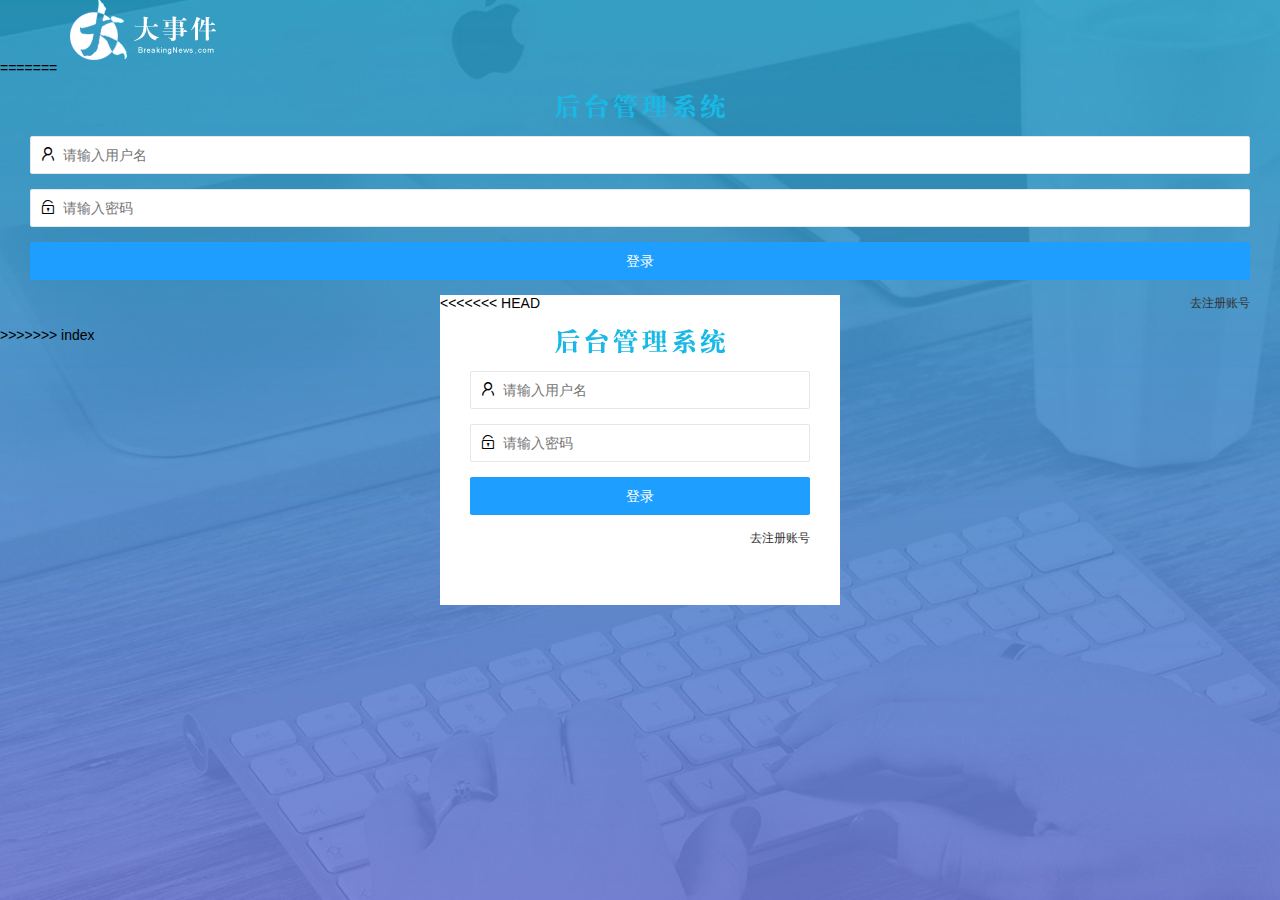
<file: login.html>
<!DOCTYPE html>
<html lang="en">

<head>
    <meta charset="UTF-8">
    <meta name="viewport" content="width=device-width, initial-scale=1.0">
    <meta http-equiv="X-UA-Compatible" content="ie=edge">
    <title>大事件-登录与注册</title>
    <link rel="stylesheet" href="./assets/lib/layui/css/layui.css">
    <link rel="stylesheet" href="./assets/css/login.css" />
</head>

<body>
    <div class="layui-main">
        <img src="./assets/images/logo.png" alt="">
    </div>
    <div class="loginAndRegBox">
<<<<<<< HEAD
            <div class="title-box"></div>
            <div class="login-box">
                <form class="layui-form" id="form_login">
                    <div class="layui-form-item">
                            <i class="layui-icon layui-icon-username"></i>   
                        <input type="text" name="username" required lay-verify="required" placeholder="请输入用户名" autocomplete="off"
                            class="layui-input">
                    </div>
                    <div class="layui-form-item">
                            <i class="layui-icon layui-icon-password"></i>   
                        <input type="password" name="password" required lay-verify="required|pwd" placeholder="请输入密码"
                            autocomplete="off" class="layui-input">
                    </div>
                    <div class="layui-form-item">
                        <button class="layui-btn layui-btn-fluid layui-btn-normal" lay-submit>登录</button>
                    </div>
                    <div class="layui-form-item link">
                        <a href="javascript:;" id="link_reg">去注册账号</a>
                    </div>
                </form>
            </div>
            <div class="reg-box">
                    <form class="layui-form" id="form_reg">
                            <div class="layui-form-item">
                                    <i class="layui-icon layui-icon-username"></i>   
                                <input type="text" name="username" required lay-verify="required" placeholder="请输入用户名" autocomplete="off"
                                    class="layui-input">
                            </div>
                            <div class="layui-form-item">
                                    <i class="layui-icon layui-icon-password"></i>   
                                <input type="password" name="password" required lay-verify="required|pwd" placeholder="请输入密码"
                                    autocomplete="off" class="layui-input">
                            </div>
                            <div class="layui-form-item">
                                    <i class="layui-icon layui-icon-password"></i>   
                                <input type="password" name="password" required lay-verify="required|pwd|repwd" placeholder="请再次输入密码"
                                    autocomplete="off" class="layui-input">
                            </div>
                            <div class="layui-form-item">
                                <button class="layui-btn layui-btn-fluid layui-btn-normal" lay-submit>注册</button>
                            </div>
                            <div class="layui-form-item link">
                                    <a href="JavaScript:;" id="link_login">去登录</a>
                            </div>
                        </form>
            </div>
    </div>
    <script src="./assets/lib/layui/layui.all.js"></script>
    <script src="./assets/lib/jquery.js"></script>
    <script src="./assets/js/baseAPI.js"></script>
=======
        <div class="title-box"></div>
        <div class="login-box">
            <form class="layui-form" id="form_login">
                <div class="layui-form-item">
                    <i class="layui-icon layui-icon-username"></i>
                    <input type="text" name="username" required lay-verify="required" placeholder="请输入用户名" autocomplete="off"
                        class="layui-input">
                </div>
                <div class="layui-form-item">
                    <i class="layui-icon layui-icon-password"></i>
                    <input type="password" name="password" required lay-verify="required|pwd" placeholder="请输入密码"
                        autocomplete="off" class="layui-input">
                </div>
                <div class="layui-form-item">
                    <button class="layui-btn layui-btn-fluid layui-btn-normal" lay-submit>登录</button>
                </div>
                <div class="layui-form-item link">
                    <a href="javascript:;" id="link_reg">去注册账号</a>
                </div>
            </form>
        </div>
        <div class="reg-box">
            <form class="layui-form" id="form_reg">
                <div class="layui-form-item">
                    <i class="layui-icon layui-icon-username"></i>
                    <input type="text" name="username" required lay-verify="required" placeholder="请输入用户名" autocomplete="off"
                        class="layui-input">
                </div>
                <div class="layui-form-item">
                    <i class="layui-icon layui-icon-password"></i>
                    <input type="password" name="password" required lay-verify="required|pwd" placeholder="请输入密码"
                        autocomplete="off" class="layui-input">
                </div>
                <div class="layui-form-item">
                    <i class="layui-icon layui-icon-password"></i>
                    <input type="password" name="password" required lay-verify="required|pwd|repwd" placeholder="请再次输入密码"
                        autocomplete="off" class="layui-input">
                </div>
                <div class="layui-form-item">
                    <button class="layui-btn layui-btn-fluid layui-btn-normal" lay-submit>注册</button>
                </div>
                <div class="layui-form-item link">
                    <a href="JavaScript:;" id="link_login">去登录</a>
                </div>
            </form>
        </div>


    </div>

    <script src="./assets/lib/layui/layui.all.js"></script>
    <script src="./assets/lib/jquery.js"></script>
    <!-- <script src="./assets/js/baseAPI.js"></script> -->
>>>>>>> index
    <script src="./assets/js/login.js"></script>
</body>

</html>
</file>
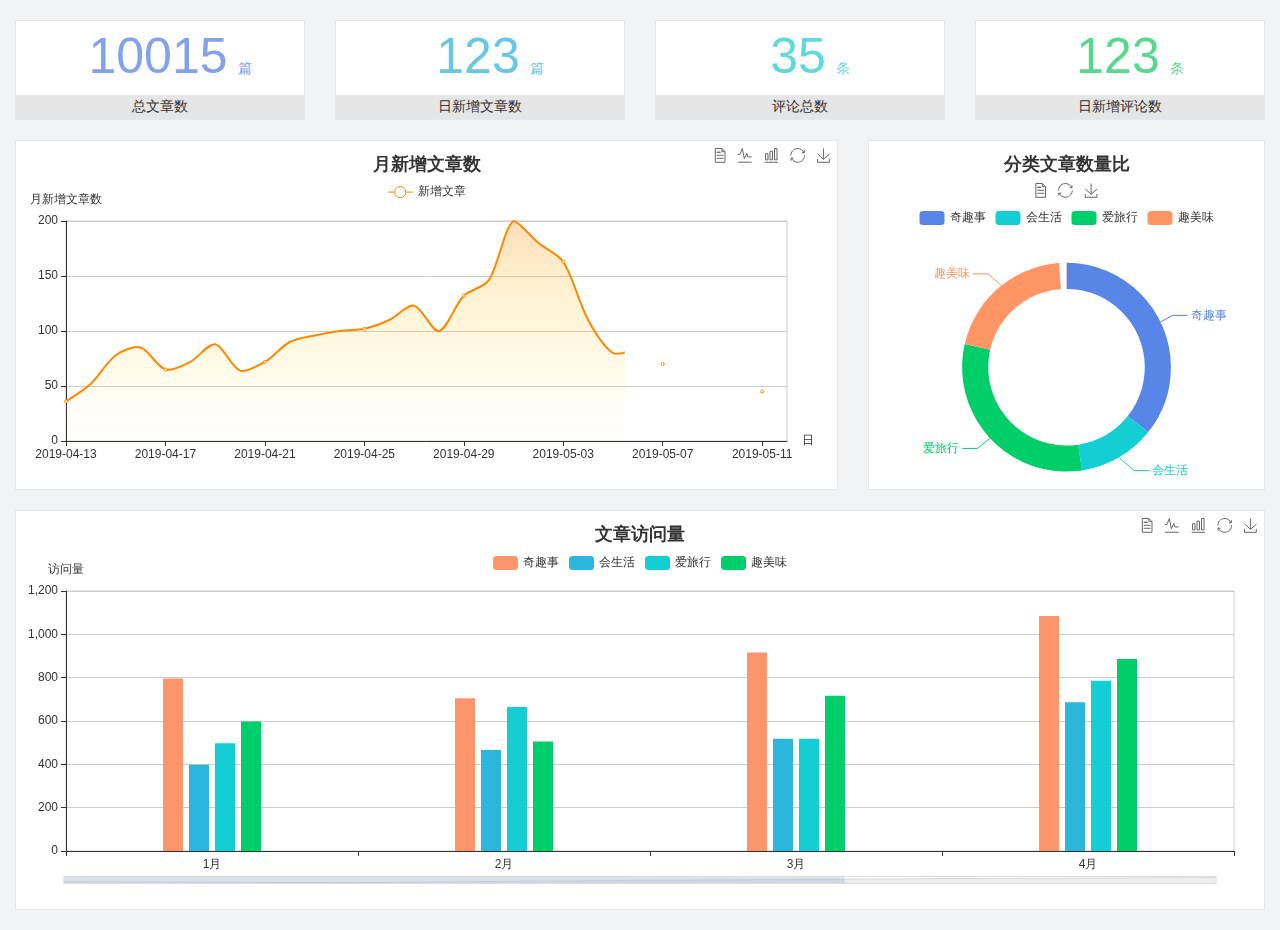
<file: home/dashboard.html>
<!DOCTYPE html>
<html lang="en">

<head>
  <meta charset="UTF-8">
  <meta name="viewport" content="width=device-width, initial-scale=1.0">
  <meta http-equiv="X-UA-Compatible" content="ie=edge">
  <title>图表统计</title>
  <link rel="stylesheet" href="../assets/lib/bootstrap.css" />
  <link rel="stylesheet" href="../assets/lib/main.css" />
  <script src="../assets/lib/jquery.js"></script>
  <script type="text/javascript" src="../assets/lib/echarts.min.js"></script>
</head>

<body>
  <div class="container-fluid">
    <div class="row spannel_list">
      <div class="col-sm-3 col-xs-6">
        <div class="spannel">
          <em>10015</em><span>篇</span>
          <b>总文章数</b>
        </div>
      </div>
      <div class="col-sm-3 col-xs-6">
        <div class="spannel scolor01">
          <em>123</em><span>篇</span>
          <b>日新增文章数</b>
        </div>
      </div>
      <div class="col-sm-3 col-xs-6">
        <div class="spannel scolor02">
          <em>35</em><span>条</span>
          <b>评论总数</b>
        </div>
      </div>
      <div class="col-sm-3 col-xs-6">
        <div class="spannel scolor03">
          <em>123</em><span>条</span>
          <b>日新增评论数</b>
        </div>
      </div>
    </div>
  </div>

  <div class="container-fluid">
    <div class="row curve-pie">
      <div class="col-lg-8 col-md-8">
        <div class="gragh_pannel" id="curve_show"></div>
      </div>
      <div class="col-lg-4 col-md-4">
        <div class="gragh_pannel" id="pie_show"></div>
      </div>
    </div>
  </div>

  <div class="container-fluid">
    <div class="column_pannel" id="column_show"></div>
  </div>

  <script>
    var oChart = echarts.init(document.getElementById('curve_show'));
    var aList_all = [
      { 'count': 36, 'date': '2019-04-13' },
      { 'count': 52, 'date': '2019-04-14' },
      { 'count': 78, 'date': '2019-04-15' },
      { 'count': 85, 'date': '2019-04-16' },
      { 'count': 65, 'date': '2019-04-17' },
      { 'count': 72, 'date': '2019-04-18' },
      { 'count': 88, 'date': '2019-04-19' },
      { 'count': 64, 'date': '2019-04-20' },
      { 'count': 72, 'date': '2019-04-21' },
      { 'count': 90, 'date': '2019-04-22' },
      { 'count': 96, 'date': '2019-04-23' },
      { 'count': 100, 'date': '2019-04-24' },
      { 'count': 102, 'date': '2019-04-25' },
      { 'count': 110, 'date': '2019-04-26' },
      { 'count': 123, 'date': '2019-04-27' },
      { 'count': 100, 'date': '2019-04-28' },
      { 'count': 132, 'date': '2019-04-29' },
      { 'count': 146, 'date': '2019-04-30' },
      { 'count': 200, 'date': '2019-05-01' },
      { 'count': 180, 'date': '2019-05-02' },
      { 'count': 163, 'date': '2019-05-03' },
      { 'count': 110, 'date': '2019-05-04' },
      { 'count': 80, 'date': '2019-05-05' },
      { 'count': 82, 'date': '2019-05-06' },
      { 'count': 70, 'date': '2019-05-07' },
      { 'count': 65, 'date': '2019-05-08' },
      { 'count': 54, 'date': '2019-05-09' },
      { 'count': 40, 'date': '2019-05-10' },
      { 'count': 45, 'date': '2019-05-11' },
      { 'count': 38, 'date': '2019-05-12' },
    ];

    let aCount = [];
    let aDate = [];

    for (var i = 0; i < aList_all.length; i++) {
      aCount.push(aList_all[i].count);
      aDate.push(aList_all[i].date);
    }

    var chartopt = {
      title: {
        text: '月新增文章数',
        left: 'center',
        top: '10'
      },
      tooltip: {
        trigger: 'axis'
      },
      legend: {
        data: ['新增文章'],
        top: '40'
      },
      toolbox: {
        show: true,
        feature: {
          mark: { show: true },
          dataView: { show: true, readOnly: false },
          magicType: { show: true, type: ['line', 'bar'] },
          restore: { show: true },
          saveAsImage: { show: true }
        }
      },
      calculable: true,
      xAxis: [
        {
          name: '日',
          type: 'category',
          boundaryGap: false,
          data: aDate
        }
      ],
      yAxis: [
        {
          name: '月新增文章数',
          type: 'value'
        }
      ],
      series: [
        {
          name: '新增文章',
          type: 'line',
          smooth: true,
          itemStyle: { normal: { areaStyle: { type: 'default' }, color: '#f80' }, lineStyle: { color: '#f80' } },
          data: aCount
        }],
      areaStyle: {
        normal: {
          color: new echarts.graphic.LinearGradient(0, 0, 0, 1, [{
            offset: 0,
            color: 'rgba(255,136,0,0.39)'
          }, {
            offset: .34,
            color: 'rgba(255,180,0,0.25)'
          }, {
            offset: 1,
            color: 'rgba(255,222,0,0.00)'
          }])

        }
      },
      grid: {
        show: true,
        x: 50,
        x2: 50,
        y: 80,
        height: 220
      }
    };

    oChart.setOption(chartopt);


    var oPie = echarts.init(document.getElementById('pie_show'));
    var oPieopt =
    {
      title: {
        top: 10,
        text: '分类文章数量比',
        x: 'center'
      },
      tooltip: {
        trigger: 'item',
        formatter: "{a} <br/>{b} : {c} ({d}%)"
      },
      color: ['#5885e8', '#13cfd5', '#00ce68', '#ff9565'],
      legend: {
        x: 'center',
        top: 65,
        data: ['奇趣事', '会生活', '爱旅行', '趣美味']
      },
      toolbox: {
        show: true,
        x: 'center',
        top: 35,
        feature: {
          mark: { show: true },
          dataView: { show: true, readOnly: false },
          magicType: {
            show: true,
            type: ['pie', 'funnel'],
            option: {
              funnel: {
                x: '25%',
                width: '50%',
                funnelAlign: 'left',
                max: 1548
              }
            }
          },
          restore: { show: true },
          saveAsImage: { show: true }
        }
      },
      calculable: true,
      series: [
        {
          name: '访问来源',
          type: 'pie',
          radius: ['45%', '60%'],
          center: ['50%', '65%'],
          data: [
            { value: 300, name: '奇趣事' },
            { value: 100, name: '会生活' },
            { value: 260, name: '爱旅行' },
            { value: 180, name: '趣美味' }
          ]
        }
      ]
    };
    oPie.setOption(oPieopt);



    var oColumn = this.echarts.init(document.getElementById('column_show'));
    var oColumnopt =
    {
      title: {
        text: '文章访问量',
        left: 'center',
        top: '10'
      },
      tooltip: {
        trigger: 'axis'
      },
      legend: {
        data: ['奇趣事', '会生活', '爱旅行', '趣美味'],
        top: '40'
      },
      toolbox: {
        show: true,
        feature: {
          mark: { show: true },
          dataView: { show: true, readOnly: false },
          magicType: { show: true, type: ['line', 'bar'] },
          restore: { show: true },
          saveAsImage: { show: true }
        }
      },
      calculable: true,
      xAxis: [
        {
          type: 'category',
          data: ['1月', '2月', '3月', '4月', '5月']
        }
      ],
      yAxis: [
        {
          name: '访问量',
          type: 'value'
        }
      ],
      series: [
        {
          name: '奇趣事',
          type: 'bar',
          barWidth: 20,
          itemStyle: {
            normal: { areaStyle: { type: 'default' }, color: '#fd956a' }
          },
          data: [800, 708, 920, 1090, 1200]
        },
        {
          name: '会生活',
          type: 'bar',
          barWidth: 20,
          itemStyle: {
            normal: { areaStyle: { type: 'default' }, color: '#2bb6db' }
          },
          data: [400, 468, 520, 690, 800]
        },
        {
          name: '爱旅行',
          type: 'bar',
          barWidth: 20,
          itemStyle: {
            normal: { areaStyle: { type: 'default' }, color: '#13cfd5' }
          },
          data: [500, 668, 520, 790, 900]
        },
        {
          name: '趣美味',
          type: 'bar',
          barWidth: 20,
          itemStyle: {
            normal: { areaStyle: { type: 'default' }, color: '#00ce68' }
          },
          data: [600, 508, 720, 890, 1000]
        }
      ],
      grid: {
        show: true,
        x: 50,
        x2: 30,
        y: 80,
        height: 260
      },
      dataZoom: [//给x轴设置滚动条
        {
          start: 0,//默认为0
          end: 100 - 1000 / 31,//默认为100
          type: 'slider',
          show: true,
          xAxisIndex: [0],
          handleSize: 0,//滑动条的 左右2个滑动条的大小
          height: 8,//组件高度
          left: 45, //左边的距离
          right: 50,//右边的距离
          bottom: 26,//右边的距离
          handleColor: '#ddd',//h滑动图标的颜色
          handleStyle: {
            borderColor: "#cacaca",
            borderWidth: "1",
            shadowBlur: 2,
            background: "#ddd",
            shadowColor: "#ddd",
          }
        }]
    };
    oColumn.setOption(oColumnopt);
  </script>
</body>

</html>
</file>
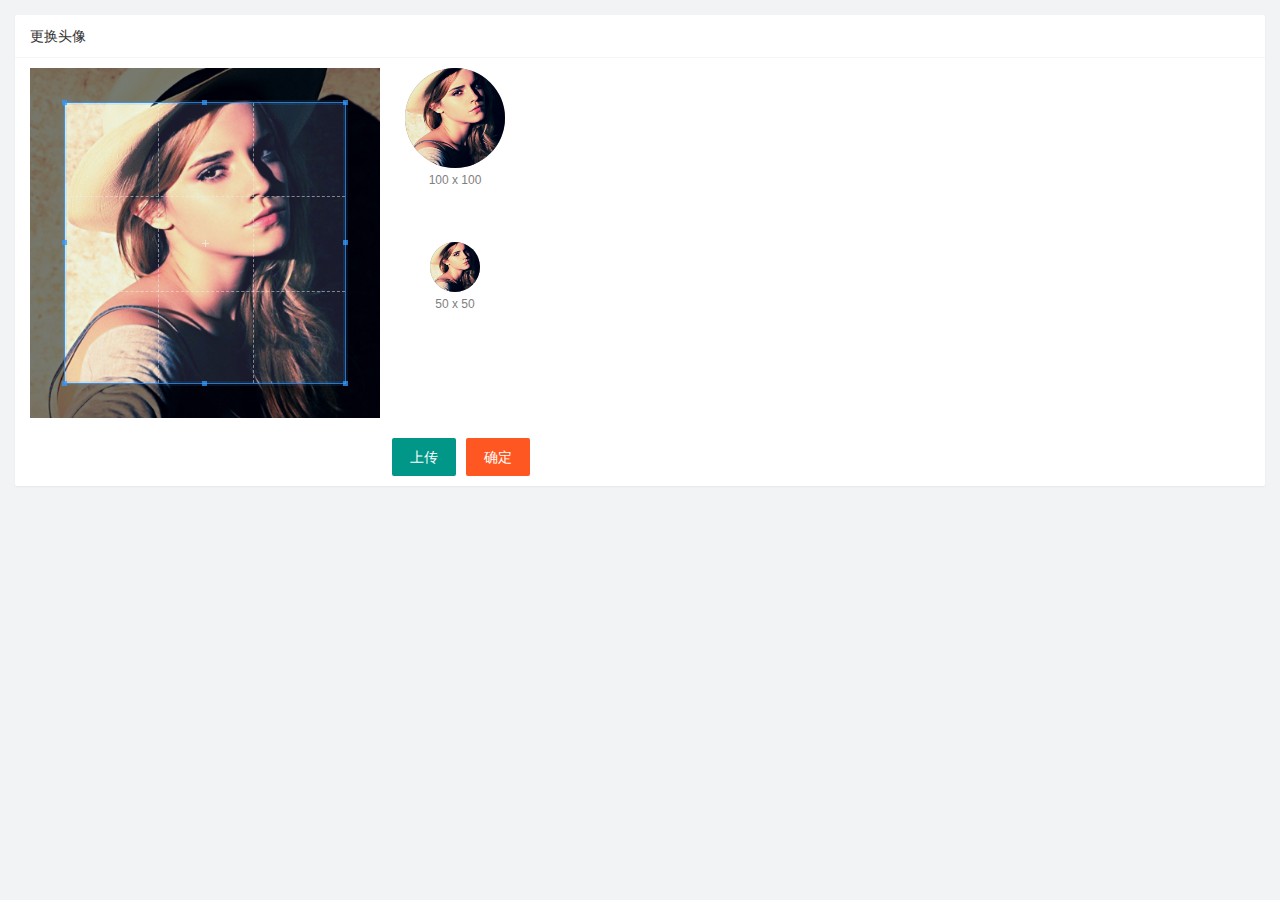
<file: user/user_avatar.html>
<!DOCTYPE html>
<html lang="en">

<head>
    <meta charset="UTF-8">
    <meta name="viewport" content="width=device-width, initial-scale=1.0">
    <meta http-equiv="X-UA-Compatible" content="ie=edge">
    <title>Document</title>
    <link rel="stylesheet" href="../assets/lib/layui/css/layui.css" />
    <link rel="stylesheet" href="../assets/lib/cropper/cropper.css" />
    <link rel="stylesheet" href="../assets/css/user/user_avatar.css" />
</head>

<body>
    <div class="layui-card">
        <div class="layui-card-header">更换头像</div>
        <div class="layui-card-body">
            <!-- 第一行的图片裁剪和预览区域 -->
            <div class="row1">
                <!-- 图片裁剪区域 -->
                <div class="cropper-box">
                    <!-- 这个 img 标签很重要，将来会把它初始化为裁剪区域 -->
                    <img id="image" src="../assets/images/sample.jpg" /></div>
                <!-- 图片的预览区域 -->
                <div class="preview-box">
                    <div>
                        <!-- 宽高为 100px 的预览区域 -->
                        <div class="img-preview w100"></div>
                        <p class="size">100 x 100</p>
                    </div>
                    <div>
                        <!-- 宽高为 50px 的预览区域 -->
                        <div class="img-preview w50">
                        </div>
                        <p class="size">50 x 50</p>
                    </div>
                </div>
            </div><!-- 第二行的按钮区域 -->
            <div class="row2">
                <input type="file" id="file" accept="image/png,image/jpg" />
                <button type="button" class="layui-btn" id="btnChooseImage">上传</button>
                <button type="button" class="layui-btn layui-btn-danger" id="btnUpload">确定</button>
            </div>

        </div>
    </div>
    <script src="../assets/lib/layui/layui.all.js"></script>
    <script src="../assets/lib/jquery.js"></script>
    <script src="../assets/lib/cropper/Cropper.js"></script>
    <script src="../assets/lib/cropper/jquery-cropper.js"></script>
    <script src="../assets/js/baseAPI.js"></script>
    <script src="../assets/js/user/user_avatar.js"></script>
</body>

</html>
</file>
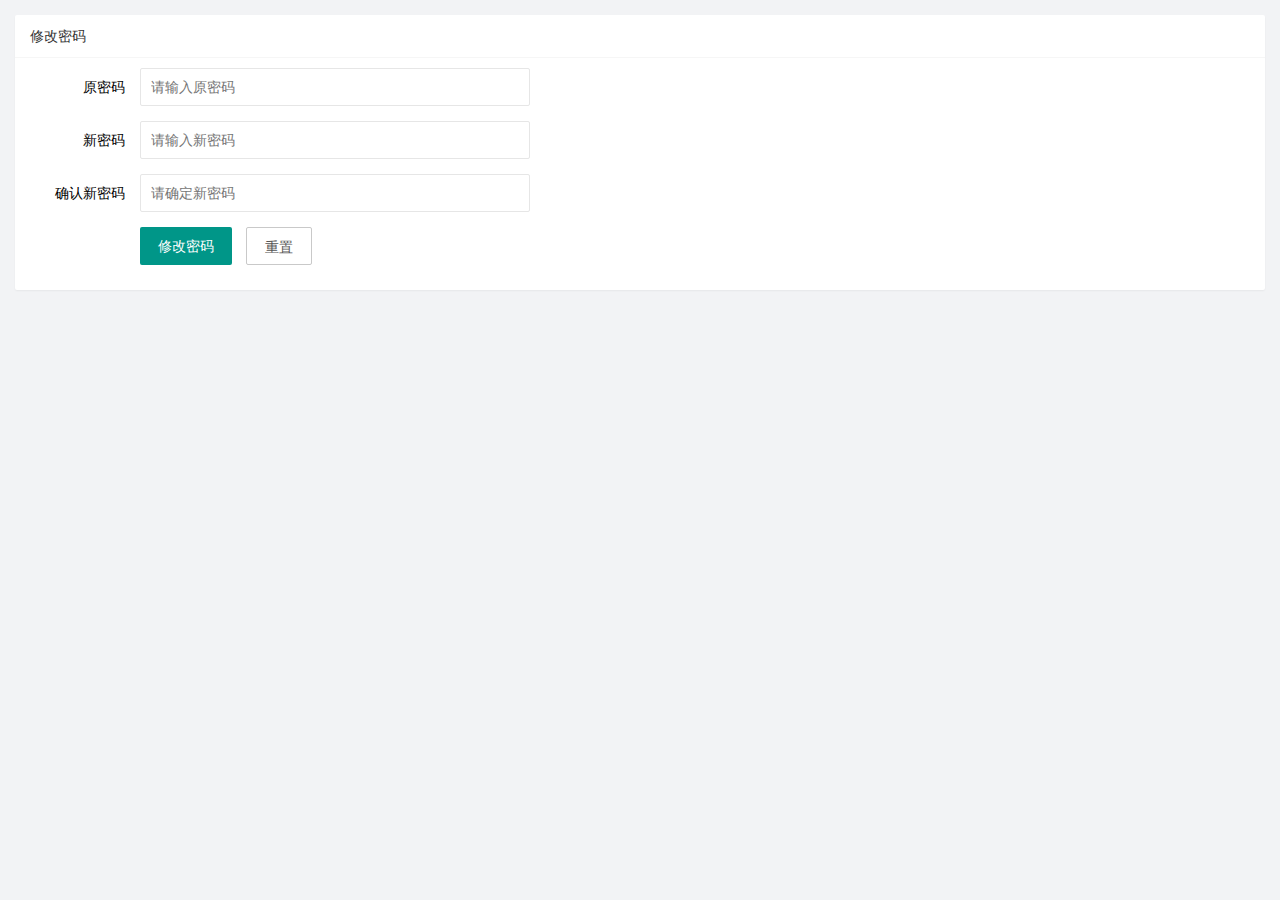
<file: user/user_pwd.html>
<!DOCTYPE html>
<html lang="en">

<head>
    <meta charset="UTF-8">
    <meta name="viewport" content="width=device-width, initial-scale=1.0">
    <meta http-equiv="X-UA-Compatible" content="ie=edge">
    <title>Document</title>
    <link rel="stylesheet" href="../assets/lib/layui/css/layui.css">
    <link rel="stylesheet" href="../assets/css/user/user_pwd.css">
</head>

<body>
    <div class="layui-card">
        <div class="layui-card-header">修改密码</div>
        <div class="layui-card-body">
            <form class="layui-form">
                <div class="layui-form-item">
                    <label class="layui-form-label">原密码</label>
                    <div class="layui-input-block">
                        <input type="password" name="oldPwd" required lay-verify="required|pwd" placeholder="请输入原密码"
                            autocomplete="off" class="layui-input">
                    </div>
                </div>
                <div class="layui-form-item">
                    <label class="layui-form-label">新密码</label>
                    <div class="layui-input-block">
                        <input type="password" name="newPwd" required lay-verify="required|pwd|samePwd" placeholder="请输入新密码"
                            autocomplete="off" class="layui-input">
                    </div>
                </div>
                <div class="layui-form-item">
                    <label class="layui-form-label">确认新密码</label>
                    <div class="layui-input-block">
                        <input type="password" name="rePwd" required lay-verify="required|pwd|rePwd" placeholder="请确定新密码"
                            autocomplete="off" class="layui-input">
                    </div>
                </div>
                <div class="layui-form-item">
                    <div class="layui-input-block">
                        <button class="layui-btn" lay-submit lay-filter="formDemo">修改密码</button>
                        <button type="reset" class="layui-btn layui-btn-primary">重置</button>
                    </div>
                </div>
            </form>
        </div>
    </div>
    <script src="../assets/lib/layui/layui.all.js"></script>
    <script src="../assets/lib/jquery.js"></script>
    <script src="../assets/js/baseAPI.js"></script>
    <script src="../assets/js/user/user_pwd.js"></script>
</body>

</html>
</file>
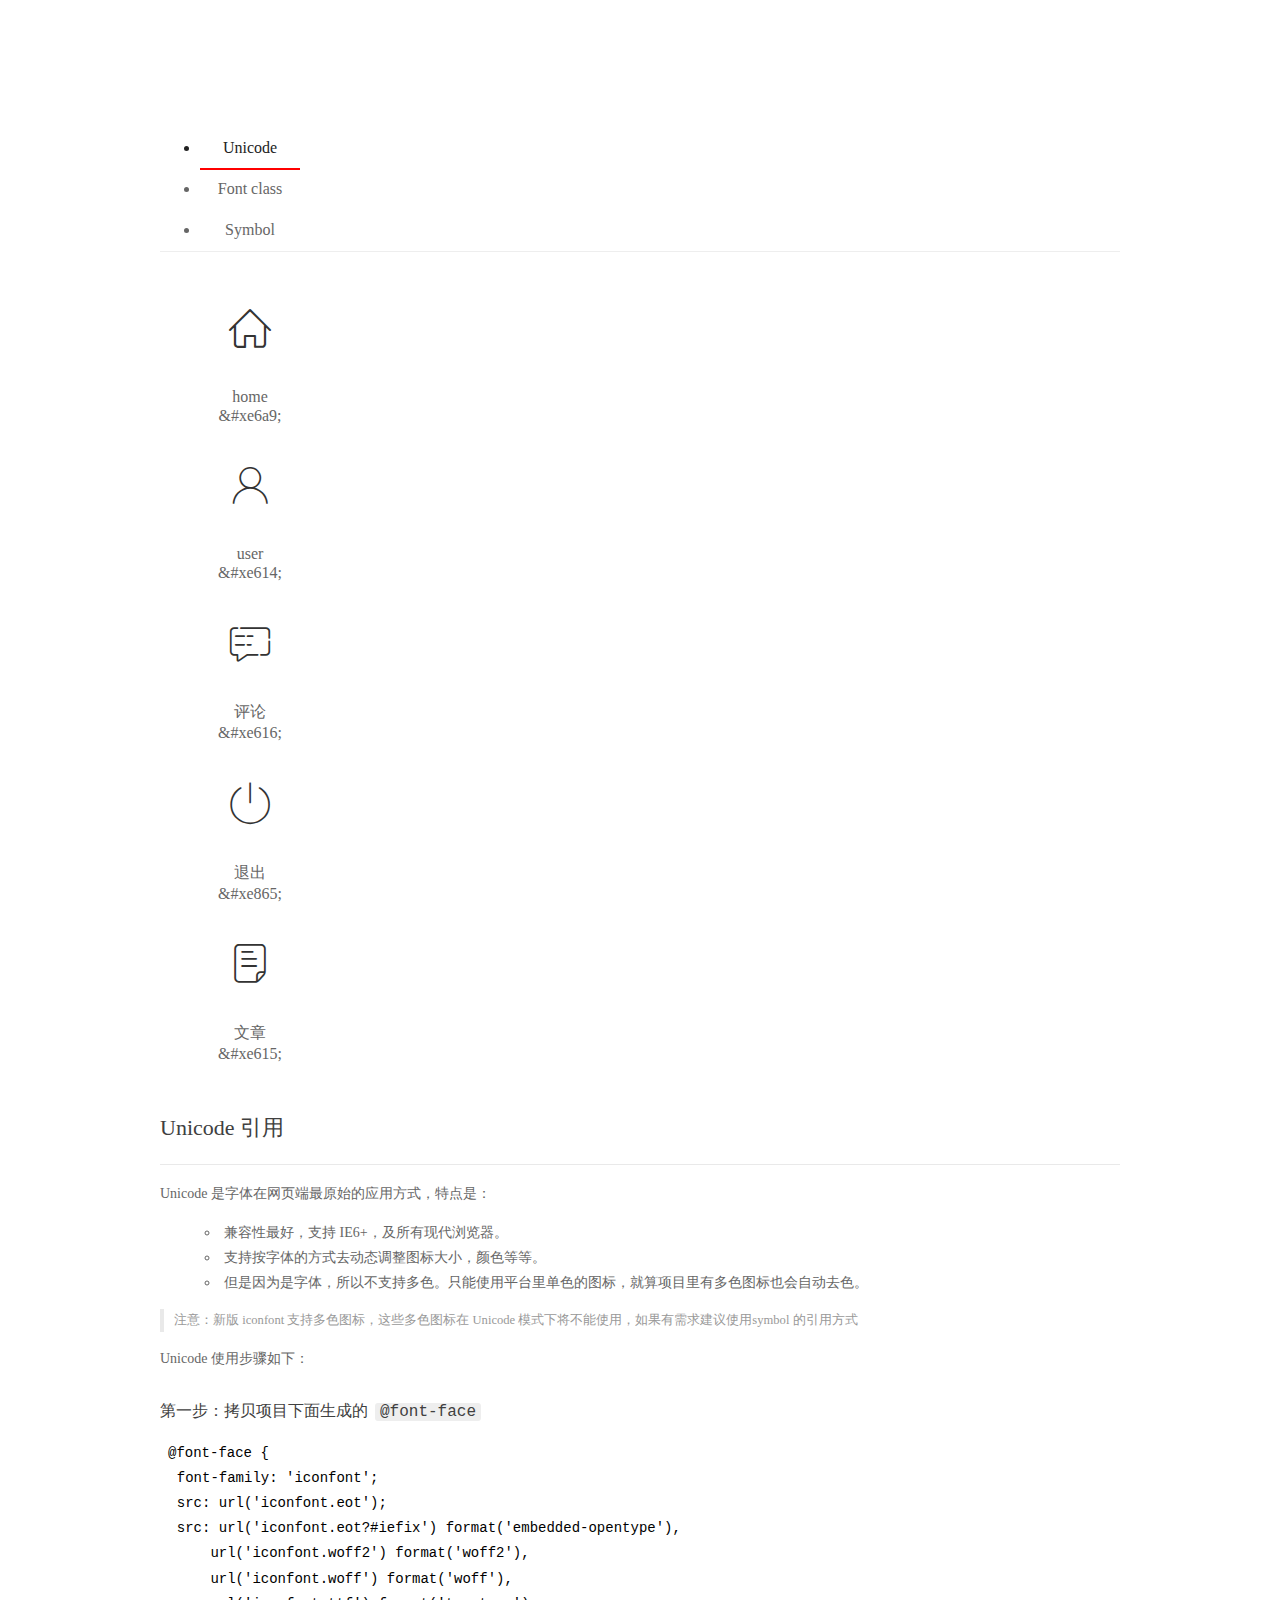
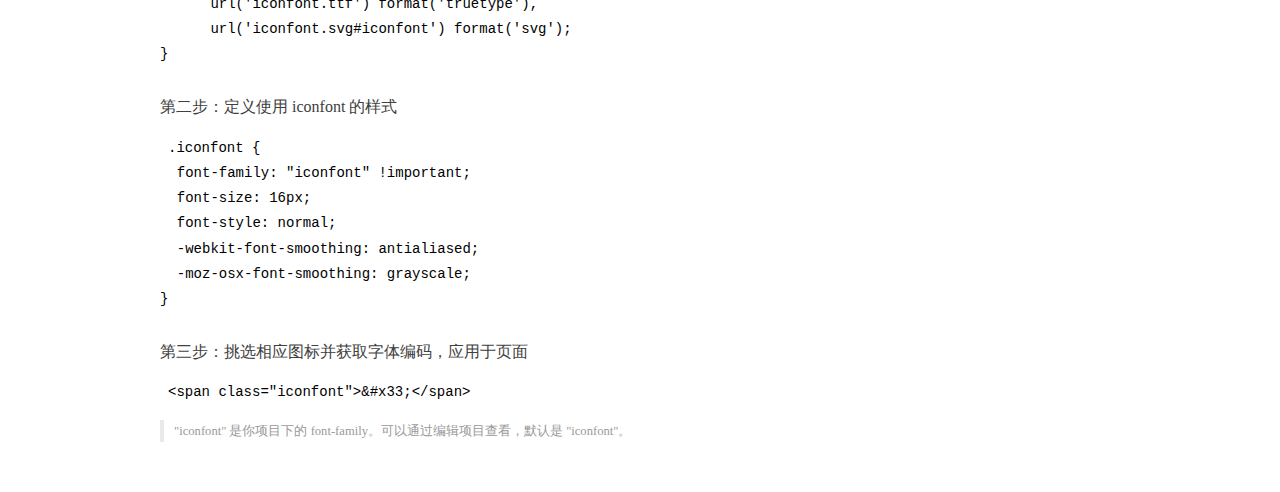
<file: assets/fonts/demo_index.html>
<!DOCTYPE html>
<html>
<head>
  <meta charset="utf-8"/>
  <title>IconFont Demo</title>
  <link rel="shortcut icon" href="https://gtms04.alicdn.com/tps/i4/TB1_oz6GVXXXXaFXpXXJDFnIXXX-64-64.ico" type="image/x-icon"/>
  <link rel="stylesheet" href="https://g.alicdn.com/thx/cube/1.3.2/cube.min.css">
  <link rel="stylesheet" href="demo.css">
  <link rel="stylesheet" href="iconfont.css">
  <script src="iconfont.js"></script>
  <!-- jQuery -->
  <script src="https://a1.alicdn.com/oss/uploads/2018/12/26/7bfddb60-08e8-11e9-9b04-53e73bb6408b.js"></script>
  <!-- 代码高亮 -->
  <script src="https://a1.alicdn.com/oss/uploads/2018/12/26/a3f714d0-08e6-11e9-8a15-ebf944d7534c.js"></script>
</head>
<body>
  <div class="main">
    <h1 class="logo"><a href="https://www.iconfont.cn/" title="iconfont 首页" target="_blank">&#xe86b;</a></h1>
    <div class="nav-tabs">
      <ul id="tabs" class="dib-box">
        <li class="dib active"><span>Unicode</span></li>
        <li class="dib"><span>Font class</span></li>
        <li class="dib"><span>Symbol</span></li>
      </ul>
      
    </div>
    <div class="tab-container">
      <div class="content unicode" style="display: block;">
          <ul class="icon_lists dib-box">
          
            <li class="dib">
              <span class="icon iconfont">&#xe6a9;</span>
                <div class="name">home</div>
                <div class="code-name">&amp;#xe6a9;</div>
              </li>
          
            <li class="dib">
              <span class="icon iconfont">&#xe614;</span>
                <div class="name">user</div>
                <div class="code-name">&amp;#xe614;</div>
              </li>
          
            <li class="dib">
              <span class="icon iconfont">&#xe616;</span>
                <div class="name">评论</div>
                <div class="code-name">&amp;#xe616;</div>
              </li>
          
            <li class="dib">
              <span class="icon iconfont">&#xe865;</span>
                <div class="name">退出</div>
                <div class="code-name">&amp;#xe865;</div>
              </li>
          
            <li class="dib">
              <span class="icon iconfont">&#xe615;</span>
                <div class="name">文章</div>
                <div class="code-name">&amp;#xe615;</div>
              </li>
          
          </ul>
          <div class="article markdown">
          <h2 id="unicode-">Unicode 引用</h2>
          <hr>

          <p>Unicode 是字体在网页端最原始的应用方式，特点是：</p>
          <ul>
            <li>兼容性最好，支持 IE6+，及所有现代浏览器。</li>
            <li>支持按字体的方式去动态调整图标大小，颜色等等。</li>
            <li>但是因为是字体，所以不支持多色。只能使用平台里单色的图标，就算项目里有多色图标也会自动去色。</li>
          </ul>
          <blockquote>
            <p>注意：新版 iconfont 支持多色图标，这些多色图标在 Unicode 模式下将不能使用，如果有需求建议使用symbol 的引用方式</p>
          </blockquote>
          <p>Unicode 使用步骤如下：</p>
          <h3 id="-font-face">第一步：拷贝项目下面生成的 <code>@font-face</code></h3>
<pre><code class="language-css"
>@font-face {
  font-family: 'iconfont';
  src: url('iconfont.eot');
  src: url('iconfont.eot?#iefix') format('embedded-opentype'),
      url('iconfont.woff2') format('woff2'),
      url('iconfont.woff') format('woff'),
      url('iconfont.ttf') format('truetype'),
      url('iconfont.svg#iconfont') format('svg');
}
</code></pre>
          <h3 id="-iconfont-">第二步：定义使用 iconfont 的样式</h3>
<pre><code class="language-css"
>.iconfont {
  font-family: "iconfont" !important;
  font-size: 16px;
  font-style: normal;
  -webkit-font-smoothing: antialiased;
  -moz-osx-font-smoothing: grayscale;
}
</code></pre>
          <h3 id="-">第三步：挑选相应图标并获取字体编码，应用于页面</h3>
<pre>
<code class="language-html"
>&lt;span class="iconfont"&gt;&amp;#x33;&lt;/span&gt;
</code></pre>
          <blockquote>
            <p>"iconfont" 是你项目下的 font-family。可以通过编辑项目查看，默认是 "iconfont"。</p>
          </blockquote>
          </div>
      </div>
      <div class="content font-class">
        <ul class="icon_lists dib-box">
          
          <li class="dib">
            <span class="icon iconfont icon-home"></span>
            <div class="name">
              home
            </div>
            <div class="code-name">.icon-home
            </div>
          </li>
          
          <li class="dib">
            <span class="icon iconfont icon-user"></span>
            <div class="name">
              user
            </div>
            <div class="code-name">.icon-user
            </div>
          </li>
          
          <li class="dib">
            <span class="icon iconfont icon-pinglun"></span>
            <div class="name">
              评论
            </div>
            <div class="code-name">.icon-pinglun
            </div>
          </li>
          
          <li class="dib">
            <span class="icon iconfont icon-tuichu"></span>
            <div class="name">
              退出
            </div>
            <div class="code-name">.icon-tuichu
            </div>
          </li>
          
          <li class="dib">
            <span class="icon iconfont icon-16"></span>
            <div class="name">
              文章
            </div>
            <div class="code-name">.icon-16
            </div>
          </li>
          
        </ul>
        <div class="article markdown">
        <h2 id="font-class-">font-class 引用</h2>
        <hr>

        <p>font-class 是 Unicode 使用方式的一种变种，主要是解决 Unicode 书写不直观，语意不明确的问题。</p>
        <p>与 Unicode 使用方式相比，具有如下特点：</p>
        <ul>
          <li>兼容性良好，支持 IE8+，及所有现代浏览器。</li>
          <li>相比于 Unicode 语意明确，书写更直观。可以很容易分辨这个 icon 是什么。</li>
          <li>因为使用 class 来定义图标，所以当要替换图标时，只需要修改 class 里面的 Unicode 引用。</li>
          <li>不过因为本质上还是使用的字体，所以多色图标还是不支持的。</li>
        </ul>
        <p>使用步骤如下：</p>
        <h3 id="-fontclass-">第一步：引入项目下面生成的 fontclass 代码：</h3>
<pre><code class="language-html">&lt;link rel="stylesheet" href="./iconfont.css"&gt;
</code></pre>
        <h3 id="-">第二步：挑选相应图标并获取类名，应用于页面：</h3>
<pre><code class="language-html">&lt;span class="iconfont icon-xxx"&gt;&lt;/span&gt;
</code></pre>
        <blockquote>
          <p>"
            iconfont" 是你项目下的 font-family。可以通过编辑项目查看，默认是 "iconfont"。</p>
        </blockquote>
      </div>
      </div>
      <div class="content symbol">
          <ul class="icon_lists dib-box">
          
            <li class="dib">
                <svg class="icon svg-icon" aria-hidden="true">
                  <use xlink:href="#icon-home"></use>
                </svg>
                <div class="name">home</div>
                <div class="code-name">#icon-home</div>
            </li>
          
            <li class="dib">
                <svg class="icon svg-icon" aria-hidden="true">
                  <use xlink:href="#icon-user"></use>
                </svg>
                <div class="name">user</div>
                <div class="code-name">#icon-user</div>
            </li>
          
            <li class="dib">
                <svg class="icon svg-icon" aria-hidden="true">
                  <use xlink:href="#icon-pinglun"></use>
                </svg>
                <div class="name">评论</div>
                <div class="code-name">#icon-pinglun</div>
            </li>
          
            <li class="dib">
                <svg class="icon svg-icon" aria-hidden="true">
                  <use xlink:href="#icon-tuichu"></use>
                </svg>
                <div class="name">退出</div>
                <div class="code-name">#icon-tuichu</div>
            </li>
          
            <li class="dib">
                <svg class="icon svg-icon" aria-hidden="true">
                  <use xlink:href="#icon-16"></use>
                </svg>
                <div class="name">文章</div>
                <div class="code-name">#icon-16</div>
            </li>
          
          </ul>
          <div class="article markdown">
          <h2 id="symbol-">Symbol 引用</h2>
          <hr>

          <p>这是一种全新的使用方式，应该说这才是未来的主流，也是平台目前推荐的用法。相关介绍可以参考这篇<a href="">文章</a>
            这种用法其实是做了一个 SVG 的集合，与另外两种相比具有如下特点：</p>
          <ul>
            <li>支持多色图标了，不再受单色限制。</li>
            <li>通过一些技巧，支持像字体那样，通过 <code>font-size</code>, <code>color</code> 来调整样式。</li>
            <li>兼容性较差，支持 IE9+，及现代浏览器。</li>
            <li>浏览器渲染 SVG 的性能一般，还不如 png。</li>
          </ul>
          <p>使用步骤如下：</p>
          <h3 id="-symbol-">第一步：引入项目下面生成的 symbol 代码：</h3>
<pre><code class="language-html">&lt;script src="./iconfont.js"&gt;&lt;/script&gt;
</code></pre>
          <h3 id="-css-">第二步：加入通用 CSS 代码（引入一次就行）：</h3>
<pre><code class="language-html">&lt;style&gt;
.icon {
  width: 1em;
  height: 1em;
  vertical-align: -0.15em;
  fill: currentColor;
  overflow: hidden;
}
&lt;/style&gt;
</code></pre>
          <h3 id="-">第三步：挑选相应图标并获取类名，应用于页面：</h3>
<pre><code class="language-html">&lt;svg class="icon" aria-hidden="true"&gt;
  &lt;use xlink:href="#icon-xxx"&gt;&lt;/use&gt;
&lt;/svg&gt;
</code></pre>
          </div>
      </div>

    </div>
  </div>
  <script>
  $(document).ready(function () {
      $('.tab-container .content:first').show()

      $('#tabs li').click(function (e) {
        var tabContent = $('.tab-container .content')
        var index = $(this).index()

        if ($(this).hasClass('active')) {
          return
        } else {
          $('#tabs li').removeClass('active')
          $(this).addClass('active')

          tabContent.hide().eq(index).fadeIn()
        }
      })
    })
  </script>
</body>
</html>
</file>
<file: assets/lib/layui/css/layui.css>
/** layui-v2.5.5 MIT License By https://www.layui.com */
 .layui-inline,img{display:inline-block;vertical-align:middle}h1,h2,h3,h4,h5,h6{font-weight:400}.layui-edge,.layui-header,.layui-inline,.layui-main{position:relative}.layui-body,.layui-edge,.layui-elip{overflow:hidden}.layui-btn,.layui-edge,.layui-inline,img{vertical-align:middle}.layui-btn,.layui-disabled,.layui-icon,.layui-unselect{-moz-user-select:none;-webkit-user-select:none;-ms-user-select:none}.layui-elip,.layui-form-checkbox span,.layui-form-pane .layui-form-label{text-overflow:ellipsis;white-space:nowrap}.layui-breadcrumb,.layui-tree-btnGroup{visibility:hidden}blockquote,body,button,dd,div,dl,dt,form,h1,h2,h3,h4,h5,h6,input,li,ol,p,pre,td,textarea,th,ul{margin:0;padding:0;-webkit-tap-highlight-color:rgba(0,0,0,0)}a:active,a:hover{outline:0}img{border:none}li{list-style:none}table{border-collapse:collapse;border-spacing:0}h4,h5,h6{font-size:100%}button,input,optgroup,option,select,textarea{font-family:inherit;font-size:inherit;font-style:inherit;font-weight:inherit;outline:0}pre{white-space:pre-wrap;white-space:-moz-pre-wrap;white-space:-pre-wrap;white-space:-o-pre-wrap;word-wrap:break-word}body{line-height:24px;font:14px Helvetica Neue,Helvetica,PingFang SC,Tahoma,Arial,sans-serif}hr{height:1px;margin:10px 0;border:0;clear:both}a{color:#333;text-decoration:none}a:hover{color:#777}a cite{font-style:normal;*cursor:pointer}.layui-border-box,.layui-border-box *{box-sizing:border-box}.layui-box,.layui-box *{box-sizing:content-box}.layui-clear{clear:both;*zoom:1}.layui-clear:after{content:'\20';clear:both;*zoom:1;display:block;height:0}.layui-inline{*display:inline;*zoom:1}.layui-edge{display:inline-block;width:0;height:0;border-width:6px;border-style:dashed;border-color:transparent}.layui-edge-top{top:-4px;border-bottom-color:#999;border-bottom-style:solid}.layui-edge-right{border-left-color:#999;border-left-style:solid}.layui-edge-bottom{top:2px;border-top-color:#999;border-top-style:solid}.layui-edge-left{border-right-color:#999;border-right-style:solid}.layui-disabled,.layui-disabled:hover{color:#d2d2d2!important;cursor:not-allowed!important}.layui-circle{border-radius:100%}.layui-show{display:block!important}.layui-hide{display:none!important}@font-face{font-family:layui-icon;src:url(../font/iconfont.eot?v=250);src:url(../font/iconfont.eot?v=250#iefix) format('embedded-opentype'),url(../font/iconfont.woff2?v=250) format('woff2'),url(../font/iconfont.woff?v=250) format('woff'),url(../font/iconfont.ttf?v=250) format('truetype'),url(../font/iconfont.svg?v=250#layui-icon) format('svg')}.layui-icon{font-family:layui-icon!important;font-size:16px;font-style:normal;-webkit-font-smoothing:antialiased;-moz-osx-font-smoothing:grayscale}.layui-icon-reply-fill:before{content:"\e611"}.layui-icon-set-fill:before{content:"\e614"}.layui-icon-menu-fill:before{content:"\e60f"}.layui-icon-search:before{content:"\e615"}.layui-icon-share:before{content:"\e641"}.layui-icon-set-sm:before{content:"\e620"}.layui-icon-engine:before{content:"\e628"}.layui-icon-close:before{content:"\1006"}.layui-icon-close-fill:before{content:"\1007"}.layui-icon-chart-screen:before{content:"\e629"}.layui-icon-star:before{content:"\e600"}.layui-icon-circle-dot:before{content:"\e617"}.layui-icon-chat:before{content:"\e606"}.layui-icon-release:before{content:"\e609"}.layui-icon-list:before{content:"\e60a"}.layui-icon-chart:before{content:"\e62c"}.layui-icon-ok-circle:before{content:"\1005"}.layui-icon-layim-theme:before{content:"\e61b"}.layui-icon-table:before{content:"\e62d"}.layui-icon-right:before{content:"\e602"}.layui-icon-left:before{content:"\e603"}.layui-icon-cart-simple:before{content:"\e698"}.layui-icon-face-cry:before{content:"\e69c"}.layui-icon-face-smile:before{content:"\e6af"}.layui-icon-survey:before{content:"\e6b2"}.layui-icon-tree:before{content:"\e62e"}.layui-icon-upload-circle:before{content:"\e62f"}.layui-icon-add-circle:before{content:"\e61f"}.layui-icon-download-circle:before{content:"\e601"}.layui-icon-templeate-1:before{content:"\e630"}.layui-icon-util:before{content:"\e631"}.layui-icon-face-surprised:before{content:"\e664"}.layui-icon-edit:before{content:"\e642"}.layui-icon-speaker:before{content:"\e645"}.layui-icon-down:before{content:"\e61a"}.layui-icon-file:before{content:"\e621"}.layui-icon-layouts:before{content:"\e632"}.layui-icon-rate-half:before{content:"\e6c9"}.layui-icon-add-circle-fine:before{content:"\e608"}.layui-icon-prev-circle:before{content:"\e633"}.layui-icon-read:before{content:"\e705"}.layui-icon-404:before{content:"\e61c"}.layui-icon-carousel:before{content:"\e634"}.layui-icon-help:before{content:"\e607"}.layui-icon-code-circle:before{content:"\e635"}.layui-icon-water:before{content:"\e636"}.layui-icon-username:before{content:"\e66f"}.layui-icon-find-fill:before{content:"\e670"}.layui-icon-about:before{content:"\e60b"}.layui-icon-location:before{content:"\e715"}.layui-icon-up:before{content:"\e619"}.layui-icon-pause:before{content:"\e651"}.layui-icon-date:before{content:"\e637"}.layui-icon-layim-uploadfile:before{content:"\e61d"}.layui-icon-delete:before{content:"\e640"}.layui-icon-play:before{content:"\e652"}.layui-icon-top:before{content:"\e604"}.layui-icon-friends:before{content:"\e612"}.layui-icon-refresh-3:before{content:"\e9aa"}.layui-icon-ok:before{content:"\e605"}.layui-icon-layer:before{content:"\e638"}.layui-icon-face-smile-fine:before{content:"\e60c"}.layui-icon-dollar:before{content:"\e659"}.layui-icon-group:before{content:"\e613"}.layui-icon-layim-download:before{content:"\e61e"}.layui-icon-picture-fine:before{content:"\e60d"}.layui-icon-link:before{content:"\e64c"}.layui-icon-diamond:before{content:"\e735"}.layui-icon-log:before{content:"\e60e"}.layui-icon-rate-solid:before{content:"\e67a"}.layui-icon-fonts-del:before{content:"\e64f"}.layui-icon-unlink:before{content:"\e64d"}.layui-icon-fonts-clear:before{content:"\e639"}.layui-icon-triangle-r:before{content:"\e623"}.layui-icon-circle:before{content:"\e63f"}.layui-icon-radio:before{content:"\e643"}.layui-icon-align-center:before{content:"\e647"}.layui-icon-align-right:before{content:"\e648"}.layui-icon-align-left:before{content:"\e649"}.layui-icon-loading-1:before{content:"\e63e"}.layui-icon-return:before{content:"\e65c"}.layui-icon-fonts-strong:before{content:"\e62b"}.layui-icon-upload:before{content:"\e67c"}.layui-icon-dialogue:before{content:"\e63a"}.layui-icon-video:before{content:"\e6ed"}.layui-icon-headset:before{content:"\e6fc"}.layui-icon-cellphone-fine:before{content:"\e63b"}.layui-icon-add-1:before{content:"\e654"}.layui-icon-face-smile-b:before{content:"\e650"}.layui-icon-fonts-html:before{content:"\e64b"}.layui-icon-form:before{content:"\e63c"}.layui-icon-cart:before{content:"\e657"}.layui-icon-camera-fill:before{content:"\e65d"}.layui-icon-tabs:before{content:"\e62a"}.layui-icon-fonts-code:before{content:"\e64e"}.layui-icon-fire:before{content:"\e756"}.layui-icon-set:before{content:"\e716"}.layui-icon-fonts-u:before{content:"\e646"}.layui-icon-triangle-d:before{content:"\e625"}.layui-icon-tips:before{content:"\e702"}.layui-icon-picture:before{content:"\e64a"}.layui-icon-more-vertical:before{content:"\e671"}.layui-icon-flag:before{content:"\e66c"}.layui-icon-loading:before{content:"\e63d"}.layui-icon-fonts-i:before{content:"\e644"}.layui-icon-refresh-1:before{content:"\e666"}.layui-icon-rmb:before{content:"\e65e"}.layui-icon-home:before{content:"\e68e"}.layui-icon-user:before{content:"\e770"}.layui-icon-notice:before{content:"\e667"}.layui-icon-login-weibo:before{content:"\e675"}.layui-icon-voice:before{content:"\e688"}.layui-icon-upload-drag:before{content:"\e681"}.layui-icon-login-qq:before{content:"\e676"}.layui-icon-snowflake:before{content:"\e6b1"}.layui-icon-file-b:before{content:"\e655"}.layui-icon-template:before{content:"\e663"}.layui-icon-auz:before{content:"\e672"}.layui-icon-console:before{content:"\e665"}.layui-icon-app:before{content:"\e653"}.layui-icon-prev:before{content:"\e65a"}.layui-icon-website:before{content:"\e7ae"}.layui-icon-next:before{content:"\e65b"}.layui-icon-component:before{content:"\e857"}.layui-icon-more:before{content:"\e65f"}.layui-icon-login-wechat:before{content:"\e677"}.layui-icon-shrink-right:before{content:"\e668"}.layui-icon-spread-left:before{content:"\e66b"}.layui-icon-camera:before{content:"\e660"}.layui-icon-note:before{content:"\e66e"}.layui-icon-refresh:before{content:"\e669"}.layui-icon-female:before{content:"\e661"}.layui-icon-male:before{content:"\e662"}.layui-icon-password:before{content:"\e673"}.layui-icon-senior:before{content:"\e674"}.layui-icon-theme:before{content:"\e66a"}.layui-icon-tread:before{content:"\e6c5"}.layui-icon-praise:before{content:"\e6c6"}.layui-icon-star-fill:before{content:"\e658"}.layui-icon-rate:before{content:"\e67b"}.layui-icon-template-1:before{content:"\e656"}.layui-icon-vercode:before{content:"\e679"}.layui-icon-cellphone:before{content:"\e678"}.layui-icon-screen-full:before{content:"\e622"}.layui-icon-screen-restore:before{content:"\e758"}.layui-icon-cols:before{content:"\e610"}.layui-icon-export:before{content:"\e67d"}.layui-icon-print:before{content:"\e66d"}.layui-icon-slider:before{content:"\e714"}.layui-icon-addition:before{content:"\e624"}.layui-icon-subtraction:before{content:"\e67e"}.layui-icon-service:before{content:"\e626"}.layui-icon-transfer:before{content:"\e691"}.layui-main{width:1140px;margin:0 auto}.layui-header{z-index:1000;height:60px}.layui-header a:hover{transition:all .5s;-webkit-transition:all .5s}.layui-side{position:fixed;left:0;top:0;bottom:0;z-index:999;width:200px;overflow-x:hidden}.layui-side-scroll{position:relative;width:220px;height:100%;overflow-x:hidden}.layui-body{position:absolute;left:200px;right:0;top:0;bottom:0;z-index:998;width:auto;overflow-y:auto;box-sizing:border-box}.layui-layout-body{overflow:hidden}.layui-layout-admin .layui-header{background-color:#23262E}.layui-layout-admin .layui-side{top:60px;width:200px;overflow-x:hidden}.layui-layout-admin .layui-body{position:fixed;top:60px;bottom:44px}.layui-layout-admin .layui-main{width:auto;margin:0 15px}.layui-layout-admin .layui-footer{position:fixed;left:200px;right:0;bottom:0;height:44px;line-height:44px;padding:0 15px;background-color:#eee}.layui-layout-admin .layui-logo{position:absolute;left:0;top:0;width:200px;height:100%;line-height:60px;text-align:center;color:#009688;font-size:16px}.layui-layout-admin .layui-header .layui-nav{background:0 0}.layui-layout-left{position:absolute!important;left:200px;top:0}.layui-layout-right{position:absolute!important;right:0;top:0}.layui-container{position:relative;margin:0 auto;padding:0 15px;box-sizing:border-box}.layui-fluid{position:relative;margin:0 auto;padding:0 15px}.layui-row:after,.layui-row:before{content:'';display:block;clear:both}.layui-col-lg1,.layui-col-lg10,.layui-col-lg11,.layui-col-lg12,.layui-col-lg2,.layui-col-lg3,.layui-col-lg4,.layui-col-lg5,.layui-col-lg6,.layui-col-lg7,.layui-col-lg8,.layui-col-lg9,.layui-col-md1,.layui-col-md10,.layui-col-md11,.layui-col-md12,.layui-col-md2,.layui-col-md3,.layui-col-md4,.layui-col-md5,.layui-col-md6,.layui-col-md7,.layui-col-md8,.layui-col-md9,.layui-col-sm1,.layui-col-sm10,.layui-col-sm11,.layui-col-sm12,.layui-col-sm2,.layui-col-sm3,.layui-col-sm4,.layui-col-sm5,.layui-col-sm6,.layui-col-sm7,.layui-col-sm8,.layui-col-sm9,.layui-col-xs1,.layui-col-xs10,.layui-col-xs11,.layui-col-xs12,.layui-col-xs2,.layui-col-xs3,.layui-col-xs4,.layui-col-xs5,.layui-col-xs6,.layui-col-xs7,.layui-col-xs8,.layui-col-xs9{position:relative;display:block;box-sizing:border-box}.layui-col-xs1,.layui-col-xs10,.layui-col-xs11,.layui-col-xs12,.layui-col-xs2,.layui-col-xs3,.layui-col-xs4,.layui-col-xs5,.layui-col-xs6,.layui-col-xs7,.layui-col-xs8,.layui-col-xs9{float:left}.layui-col-xs1{width:8.33333333%}.layui-col-xs2{width:16.66666667%}.layui-col-xs3{width:25%}.layui-col-xs4{width:33.33333333%}.layui-col-xs5{width:41.66666667%}.layui-col-xs6{width:50%}.layui-col-xs7{width:58.33333333%}.layui-col-xs8{width:66.66666667%}.layui-col-xs9{width:75%}.layui-col-xs10{width:83.33333333%}.layui-col-xs11{width:91.66666667%}.layui-col-xs12{width:100%}.layui-col-xs-offset1{margin-left:8.33333333%}.layui-col-xs-offset2{margin-left:16.66666667%}.layui-col-xs-offset3{margin-left:25%}.layui-col-xs-offset4{margin-left:33.33333333%}.layui-col-xs-offset5{margin-left:41.66666667%}.layui-col-xs-offset6{margin-left:50%}.layui-col-xs-offset7{margin-left:58.33333333%}.layui-col-xs-offset8{margin-left:66.66666667%}.layui-col-xs-offset9{margin-left:75%}.layui-col-xs-offset10{margin-left:83.33333333%}.layui-col-xs-offset11{margin-left:91.66666667%}.layui-col-xs-offset12{margin-left:100%}@media screen and (max-width:768px){.layui-hide-xs{display:none!important}.layui-show-xs-block{display:block!important}.layui-show-xs-inline{display:inline!important}.layui-show-xs-inline-block{display:inline-block!important}}@media screen and (min-width:768px){.layui-container{width:750px}.layui-hide-sm{display:none!important}.layui-show-sm-block{display:block!important}.layui-show-sm-inline{display:inline!important}.layui-show-sm-inline-block{display:inline-block!important}.layui-col-sm1,.layui-col-sm10,.layui-col-sm11,.layui-col-sm12,.layui-col-sm2,.layui-col-sm3,.layui-col-sm4,.layui-col-sm5,.layui-col-sm6,.layui-col-sm7,.layui-col-sm8,.layui-col-sm9{float:left}.layui-col-sm1{width:8.33333333%}.layui-col-sm2{width:16.66666667%}.layui-col-sm3{width:25%}.layui-col-sm4{width:33.33333333%}.layui-col-sm5{width:41.66666667%}.layui-col-sm6{width:50%}.layui-col-sm7{width:58.33333333%}.layui-col-sm8{width:66.66666667%}.layui-col-sm9{width:75%}.layui-col-sm10{width:83.33333333%}.layui-col-sm11{width:91.66666667%}.layui-col-sm12{width:100%}.layui-col-sm-offset1{margin-left:8.33333333%}.layui-col-sm-offset2{margin-left:16.66666667%}.layui-col-sm-offset3{margin-left:25%}.layui-col-sm-offset4{margin-left:33.33333333%}.layui-col-sm-offset5{margin-left:41.66666667%}.layui-col-sm-offset6{margin-left:50%}.layui-col-sm-offset7{margin-left:58.33333333%}.layui-col-sm-offset8{margin-left:66.66666667%}.layui-col-sm-offset9{margin-left:75%}.layui-col-sm-offset10{margin-left:83.33333333%}.layui-col-sm-offset11{margin-left:91.66666667%}.layui-col-sm-offset12{margin-left:100%}}@media screen and (min-width:992px){.layui-container{width:970px}.layui-hide-md{display:none!important}.layui-show-md-block{display:block!important}.layui-show-md-inline{display:inline!important}.layui-show-md-inline-block{display:inline-block!important}.layui-col-md1,.layui-col-md10,.layui-col-md11,.layui-col-md12,.layui-col-md2,.layui-col-md3,.layui-col-md4,.layui-col-md5,.layui-col-md6,.layui-col-md7,.layui-col-md8,.layui-col-md9{float:left}.layui-col-md1{width:8.33333333%}.layui-col-md2{width:16.66666667%}.layui-col-md3{width:25%}.layui-col-md4{width:33.33333333%}.layui-col-md5{width:41.66666667%}.layui-col-md6{width:50%}.layui-col-md7{width:58.33333333%}.layui-col-md8{width:66.66666667%}.layui-col-md9{width:75%}.layui-col-md10{width:83.33333333%}.layui-col-md11{width:91.66666667%}.layui-col-md12{width:100%}.layui-col-md-offset1{margin-left:8.33333333%}.layui-col-md-offset2{margin-left:16.66666667%}.layui-col-md-offset3{margin-left:25%}.layui-col-md-offset4{margin-left:33.33333333%}.layui-col-md-offset5{margin-left:41.66666667%}.layui-col-md-offset6{margin-left:50%}.layui-col-md-offset7{margin-left:58.33333333%}.layui-col-md-offset8{margin-left:66.66666667%}.layui-col-md-offset9{margin-left:75%}.layui-col-md-offset10{margin-left:83.33333333%}.layui-col-md-offset11{margin-left:91.66666667%}.layui-col-md-offset12{margin-left:100%}}@media screen and (min-width:1200px){.layui-container{width:1170px}.layui-hide-lg{display:none!important}.layui-show-lg-block{display:block!important}.layui-show-lg-inline{display:inline!important}.layui-show-lg-inline-block{display:inline-block!important}.layui-col-lg1,.layui-col-lg10,.layui-col-lg11,.layui-col-lg12,.layui-col-lg2,.layui-col-lg3,.layui-col-lg4,.layui-col-lg5,.layui-col-lg6,.layui-col-lg7,.layui-col-lg8,.layui-col-lg9{float:left}.layui-col-lg1{width:8.33333333%}.layui-col-lg2{width:16.66666667%}.layui-col-lg3{width:25%}.layui-col-lg4{width:33.33333333%}.layui-col-lg5{width:41.66666667%}.layui-col-lg6{width:50%}.layui-col-lg7{width:58.33333333%}.layui-col-lg8{width:66.66666667%}.layui-col-lg9{width:75%}.layui-col-lg10{width:83.33333333%}.layui-col-lg11{width:91.66666667%}.layui-col-lg12{width:100%}.layui-col-lg-offset1{margin-left:8.33333333%}.layui-col-lg-offset2{margin-left:16.66666667%}.layui-col-lg-offset3{margin-left:25%}.layui-col-lg-offset4{margin-left:33.33333333%}.layui-col-lg-offset5{margin-left:41.66666667%}.layui-col-lg-offset6{margin-left:50%}.layui-col-lg-offset7{margin-left:58.33333333%}.layui-col-lg-offset8{margin-left:66.66666667%}.layui-col-lg-offset9{margin-left:75%}.layui-col-lg-offset10{margin-left:83.33333333%}.layui-col-lg-offset11{margin-left:91.66666667%}.layui-col-lg-offset12{margin-left:100%}}.layui-col-space1{margin:-.5px}.layui-col-space1>*{padding:.5px}.layui-col-space3{margin:-1.5px}.layui-col-space3>*{padding:1.5px}.layui-col-space5{margin:-2.5px}.layui-col-space5>*{padding:2.5px}.layui-col-space8{margin:-3.5px}.layui-col-space8>*{padding:3.5px}.layui-col-space10{margin:-5px}.layui-col-space10>*{padding:5px}.layui-col-space12{margin:-6px}.layui-col-space12>*{padding:6px}.layui-col-space15{margin:-7.5px}.layui-col-space15>*{padding:7.5px}.layui-col-space18{margin:-9px}.layui-col-space18>*{padding:9px}.layui-col-space20{margin:-10px}.layui-col-space20>*{padding:10px}.layui-col-space22{margin:-11px}.layui-col-space22>*{padding:11px}.layui-col-space25{margin:-12.5px}.layui-col-space25>*{padding:12.5px}.layui-col-space30{margin:-15px}.layui-col-space30>*{padding:15px}.layui-btn,.layui-input,.layui-select,.layui-textarea,.layui-upload-button{outline:0;-webkit-appearance:none;transition:all .3s;-webkit-transition:all .3s;box-sizing:border-box}.layui-elem-quote{margin-bottom:10px;padding:15px;line-height:22px;border-left:5px solid #009688;border-radius:0 2px 2px 0;background-color:#f2f2f2}.layui-quote-nm{border-style:solid;border-width:1px 1px 1px 5px;background:0 0}.layui-elem-field{margin-bottom:10px;padding:0;border-width:1px;border-style:solid}.layui-elem-field legend{margin-left:20px;padding:0 10px;font-size:20px;font-weight:300}.layui-field-title{margin:10px 0 20px;border-width:1px 0 0}.layui-field-box{padding:10px 15px}.layui-field-title .layui-field-box{padding:10px 0}.layui-progress{position:relative;height:6px;border-radius:20px;background-color:#e2e2e2}.layui-progress-bar{position:absolute;left:0;top:0;width:0;max-width:100%;height:6px;border-radius:20px;text-align:right;background-color:#5FB878;transition:all .3s;-webkit-transition:all .3s}.layui-progress-big,.layui-progress-big .layui-progress-bar{height:18px;line-height:18px}.layui-progress-text{position:relative;top:-20px;line-height:18px;font-size:12px;color:#666}.layui-progress-big .layui-progress-text{position:static;padding:0 10px;color:#fff}.layui-collapse{border-width:1px;border-style:solid;border-radius:2px}.layui-colla-content,.layui-colla-item{border-top-width:1px;border-top-style:solid}.layui-colla-item:first-child{border-top:none}.layui-colla-title{position:relative;height:42px;line-height:42px;padding:0 15px 0 35px;color:#333;background-color:#f2f2f2;cursor:pointer;font-size:14px;overflow:hidden}.layui-colla-content{display:none;padding:10px 15px;line-height:22px;color:#666}.layui-colla-icon{position:absolute;left:15px;top:0;font-size:14px}.layui-card{margin-bottom:15px;border-radius:2px;background-color:#fff;box-shadow:0 1px 2px 0 rgba(0,0,0,.05)}.layui-card:last-child{margin-bottom:0}.layui-card-header{position:relative;height:42px;line-height:42px;padding:0 15px;border-bottom:1px solid #f6f6f6;color:#333;border-radius:2px 2px 0 0;font-size:14px}.layui-bg-black,.layui-bg-blue,.layui-bg-cyan,.layui-bg-green,.layui-bg-orange,.layui-bg-red{color:#fff!important}.layui-card-body{position:relative;padding:10px 15px;line-height:24px}.layui-card-body[pad15]{padding:15px}.layui-card-body[pad20]{padding:20px}.layui-card-body .layui-table{margin:5px 0}.layui-card .layui-tab{margin:0}.layui-panel-window{position:relative;padding:15px;border-radius:0;border-top:5px solid #E6E6E6;background-color:#fff}.layui-auxiliar-moving{position:fixed;left:0;right:0;top:0;bottom:0;width:100%;height:100%;background:0 0;z-index:9999999999}.layui-form-label,.layui-form-mid,.layui-form-select,.layui-input-block,.layui-input-inline,.layui-textarea{position:relative}.layui-bg-red{background-color:#FF5722!important}.layui-bg-orange{background-color:#FFB800!important}.layui-bg-green{background-color:#009688!important}.layui-bg-cyan{background-color:#2F4056!important}.layui-bg-blue{background-color:#1E9FFF!important}.layui-bg-black{background-color:#393D49!important}.layui-bg-gray{background-color:#eee!important;color:#666!important}.layui-badge-rim,.layui-colla-content,.layui-colla-item,.layui-collapse,.layui-elem-field,.layui-form-pane .layui-form-item[pane],.layui-form-pane .layui-form-label,.layui-input,.layui-layedit,.layui-layedit-tool,.layui-quote-nm,.layui-select,.layui-tab-bar,.layui-tab-card,.layui-tab-title,.layui-tab-title .layui-this:after,.layui-textarea{border-color:#e6e6e6}.layui-timeline-item:before,hr{background-color:#e6e6e6}.layui-text{line-height:22px;font-size:14px;color:#666}.layui-text h1,.layui-text h2,.layui-text h3{font-weight:500;color:#333}.layui-text h1{font-size:30px}.layui-text h2{font-size:24px}.layui-text h3{font-size:18px}.layui-text a:not(.layui-btn){color:#01AAED}.layui-text a:not(.layui-btn):hover{text-decoration:underline}.layui-text ul{padding:5px 0 5px 15px}.layui-text ul li{margin-top:5px;list-style-type:disc}.layui-text em,.layui-word-aux{color:#999!important;padding:0 5px!important}.layui-btn{display:inline-block;height:38px;line-height:38px;padding:0 18px;background-color:#009688;color:#fff;white-space:nowrap;text-align:center;font-size:14px;border:none;border-radius:2px;cursor:pointer}.layui-btn:hover{opacity:.8;filter:alpha(opacity=80);color:#fff}.layui-btn:active{opacity:1;filter:alpha(opacity=100)}.layui-btn+.layui-btn{margin-left:10px}.layui-btn-container{font-size:0}.layui-btn-container .layui-btn{margin-right:10px;margin-bottom:10px}.layui-btn-container .layui-btn+.layui-btn{margin-left:0}.layui-table .layui-btn-container .layui-btn{margin-bottom:9px}.layui-btn-radius{border-radius:100px}.layui-btn .layui-icon{margin-right:3px;font-size:18px;vertical-align:bottom;vertical-align:middle\9}.layui-btn-primary{border:1px solid #C9C9C9;background-color:#fff;color:#555}.layui-btn-primary:hover{border-color:#009688;color:#333}.layui-btn-normal{background-color:#1E9FFF}.layui-btn-warm{background-color:#FFB800}.layui-btn-danger{background-color:#FF5722}.layui-btn-checked{background-color:#5FB878}.layui-btn-disabled,.layui-btn-disabled:active,.layui-btn-disabled:hover{border:1px solid #e6e6e6;background-color:#FBFBFB;color:#C9C9C9;cursor:not-allowed;opacity:1}.layui-btn-lg{height:44px;line-height:44px;padding:0 25px;font-size:16px}.layui-btn-sm{height:30px;line-height:30px;padding:0 10px;font-size:12px}.layui-btn-sm i{font-size:16px!important}.layui-btn-xs{height:22px;line-height:22px;padding:0 5px;font-size:12px}.layui-btn-xs i{font-size:14px!important}.layui-btn-group{display:inline-block;vertical-align:middle;font-size:0}.layui-btn-group .layui-btn{margin-left:0!important;margin-right:0!important;border-left:1px solid rgba(255,255,255,.5);border-radius:0}.layui-btn-group .layui-btn-primary{border-left:none}.layui-btn-group .layui-btn-primary:hover{border-color:#C9C9C9;color:#009688}.layui-btn-group .layui-btn:first-child{border-left:none;border-radius:2px 0 0 2px}.layui-btn-group .layui-btn-primary:first-child{border-left:1px solid #c9c9c9}.layui-btn-group .layui-btn:last-child{border-radius:0 2px 2px 0}.layui-btn-group .layui-btn+.layui-btn{margin-left:0}.layui-btn-group+.layui-btn-group{margin-left:10px}.layui-btn-fluid{width:100%}.layui-input,.layui-select,.layui-textarea{height:38px;line-height:1.3;line-height:38px\9;border-width:1px;border-style:solid;background-color:#fff;border-radius:2px}.layui-input::-webkit-input-placeholder,.layui-select::-webkit-input-placeholder,.layui-textarea::-webkit-input-placeholder{line-height:1.3}.layui-input,.layui-textarea{display:block;width:100%;padding-left:10px}.layui-input:hover,.layui-textarea:hover{border-color:#D2D2D2!important}.layui-input:focus,.layui-textarea:focus{border-color:#C9C9C9!important}.layui-textarea{min-height:100px;height:auto;line-height:20px;padding:6px 10px;resize:vertical}.layui-select{padding:0 10px}.layui-form input[type=checkbox],.layui-form input[type=radio],.layui-form select{display:none}.layui-form [lay-ignore]{display:initial}.layui-form-item{margin-bottom:15px;clear:both;*zoom:1}.layui-form-item:after{content:'\20';clear:both;*zoom:1;display:block;height:0}.layui-form-label{float:left;display:block;padding:9px 15px;width:80px;font-weight:400;line-height:20px;text-align:right}.layui-form-label-col{display:block;float:none;padding:9px 0;line-height:20px;text-align:left}.layui-form-item .layui-inline{margin-bottom:5px;margin-right:10px}.layui-input-block{margin-left:110px;min-height:36px}.layui-input-inline{display:inline-block;vertical-align:middle}.layui-form-item .layui-input-inline{float:left;width:190px;margin-right:10px}.layui-form-text .layui-input-inline{width:auto}.layui-form-mid{float:left;display:block;padding:9px 0!important;line-height:20px;margin-right:10px}.layui-form-danger+.layui-form-select .layui-input,.layui-form-danger:focus{border-color:#FF5722!important}.layui-form-select .layui-input{padding-right:30px;cursor:pointer}.layui-form-select .layui-edge{position:absolute;right:10px;top:50%;margin-top:-3px;cursor:pointer;border-width:6px;border-top-color:#c2c2c2;border-top-style:solid;transition:all .3s;-webkit-transition:all .3s}.layui-form-select dl{display:none;position:absolute;left:0;top:42px;padding:5px 0;z-index:899;min-width:100%;border:1px solid #d2d2d2;max-height:300px;overflow-y:auto;background-color:#fff;border-radius:2px;box-shadow:0 2px 4px rgba(0,0,0,.12);box-sizing:border-box}.layui-form-select dl dd,.layui-form-select dl dt{padding:0 10px;line-height:36px;white-space:nowrap;overflow:hidden;text-overflow:ellipsis}.layui-form-select dl dt{font-size:12px;color:#999}.layui-form-select dl dd{cursor:pointer}.layui-form-select dl dd:hover{background-color:#f2f2f2;-webkit-transition:.5s all;transition:.5s all}.layui-form-select .layui-select-group dd{padding-left:20px}.layui-form-select dl dd.layui-select-tips{padding-left:10px!important;color:#999}.layui-form-select dl dd.layui-this{background-color:#5FB878;color:#fff}.layui-form-checkbox,.layui-form-select dl dd.layui-disabled{background-color:#fff}.layui-form-selected dl{display:block}.layui-form-checkbox,.layui-form-checkbox *,.layui-form-switch{display:inline-block;vertical-align:middle}.layui-form-selected .layui-edge{margin-top:-9px;-webkit-transform:rotate(180deg);transform:rotate(180deg);margin-top:-3px\9}:root .layui-form-selected .layui-edge{margin-top:-9px\0/IE9}.layui-form-selectup dl{top:auto;bottom:42px}.layui-select-none{margin:5px 0;text-align:center;color:#999}.layui-select-disabled .layui-disabled{border-color:#eee!important}.layui-select-disabled .layui-edge{border-top-color:#d2d2d2}.layui-form-checkbox{position:relative;height:30px;line-height:30px;margin-right:10px;padding-right:30px;cursor:pointer;font-size:0;-webkit-transition:.1s linear;transition:.1s linear;box-sizing:border-box}.layui-form-checkbox span{padding:0 10px;height:100%;font-size:14px;border-radius:2px 0 0 2px;background-color:#d2d2d2;color:#fff;overflow:hidden}.layui-form-checkbox:hover span{background-color:#c2c2c2}.layui-form-checkbox i{position:absolute;right:0;top:0;width:30px;height:28px;border:1px solid #d2d2d2;border-left:none;border-radius:0 2px 2px 0;color:#fff;font-size:20px;text-align:center}.layui-form-checkbox:hover i{border-color:#c2c2c2;color:#c2c2c2}.layui-form-checked,.layui-form-checked:hover{border-color:#5FB878}.layui-form-checked span,.layui-form-checked:hover span{background-color:#5FB878}.layui-form-checked i,.layui-form-checked:hover i{color:#5FB878}.layui-form-item .layui-form-checkbox{margin-top:4px}.layui-form-checkbox[lay-skin=primary]{height:auto!important;line-height:normal!important;min-width:18px;min-height:18px;border:none!important;margin-right:0;padding-left:28px;padding-right:0;background:0 0}.layui-form-checkbox[lay-skin=primary] span{padding-left:0;padding-right:15px;line-height:18px;background:0 0;color:#666}.layui-form-checkbox[lay-skin=primary] i{right:auto;left:0;width:16px;height:16px;line-height:16px;border:1px solid #d2d2d2;font-size:12px;border-radius:2px;background-color:#fff;-webkit-transition:.1s linear;transition:.1s linear}.layui-form-checkbox[lay-skin=primary]:hover i{border-color:#5FB878;color:#fff}.layui-form-checked[lay-skin=primary] i{border-color:#5FB878!important;background-color:#5FB878;color:#fff}.layui-checkbox-disbaled[lay-skin=primary] span{background:0 0!important;color:#c2c2c2}.layui-checkbox-disbaled[lay-skin=primary]:hover i{border-color:#d2d2d2}.layui-form-item .layui-form-checkbox[lay-skin=primary]{margin-top:10px}.layui-form-switch{position:relative;height:22px;line-height:22px;min-width:35px;padding:0 5px;margin-top:8px;border:1px solid #d2d2d2;border-radius:20px;cursor:pointer;background-color:#fff;-webkit-transition:.1s linear;transition:.1s linear}.layui-form-switch i{position:absolute;left:5px;top:3px;width:16px;height:16px;border-radius:20px;background-color:#d2d2d2;-webkit-transition:.1s linear;transition:.1s linear}.layui-form-switch em{position:relative;top:0;width:25px;margin-left:21px;padding:0!important;text-align:center!important;color:#999!important;font-style:normal!important;font-size:12px}.layui-form-onswitch{border-color:#5FB878;background-color:#5FB878}.layui-checkbox-disbaled,.layui-checkbox-disbaled i{border-color:#e2e2e2!important}.layui-form-onswitch i{left:100%;margin-left:-21px;background-color:#fff}.layui-form-onswitch em{margin-left:5px;margin-right:21px;color:#fff!important}.layui-checkbox-disbaled span{background-color:#e2e2e2!important}.layui-checkbox-disbaled:hover i{color:#fff!important}[lay-radio]{display:none}.layui-form-radio,.layui-form-radio *{display:inline-block;vertical-align:middle}.layui-form-radio{line-height:28px;margin:6px 10px 0 0;padding-right:10px;cursor:pointer;font-size:0}.layui-form-radio *{font-size:14px}.layui-form-radio>i{margin-right:8px;font-size:22px;color:#c2c2c2}.layui-form-radio>i:hover,.layui-form-radioed>i{color:#5FB878}.layui-radio-disbaled>i{color:#e2e2e2!important}.layui-form-pane .layui-form-label{width:110px;padding:8px 15px;height:38px;line-height:20px;border-width:1px;border-style:solid;border-radius:2px 0 0 2px;text-align:center;background-color:#FBFBFB;overflow:hidden;box-sizing:border-box}.layui-form-pane .layui-input-inline{margin-left:-1px}.layui-form-pane .layui-input-block{margin-left:110px;left:-1px}.layui-form-pane .layui-input{border-radius:0 2px 2px 0}.layui-form-pane .layui-form-text .layui-form-label{float:none;width:100%;border-radius:2px;box-sizing:border-box;text-align:left}.layui-form-pane .layui-form-text .layui-input-inline{display:block;margin:0;top:-1px;clear:both}.layui-form-pane .layui-form-text .layui-input-block{margin:0;left:0;top:-1px}.layui-form-pane .layui-form-text .layui-textarea{min-height:100px;border-radius:0 0 2px 2px}.layui-form-pane .layui-form-checkbox{margin:4px 0 4px 10px}.layui-form-pane .layui-form-radio,.layui-form-pane .layui-form-switch{margin-top:6px;margin-left:10px}.layui-form-pane .layui-form-item[pane]{position:relative;border-width:1px;border-style:solid}.layui-form-pane .layui-form-item[pane] .layui-form-label{position:absolute;left:0;top:0;height:100%;border-width:0 1px 0 0}.layui-form-pane .layui-form-item[pane] .layui-input-inline{margin-left:110px}@media screen and (max-width:450px){.layui-form-item .layui-form-label{text-overflow:ellipsis;overflow:hidden;white-space:nowrap}.layui-form-item .layui-inline{display:block;margin-right:0;margin-bottom:20px;clear:both}.layui-form-item .layui-inline:after{content:'\20';clear:both;display:block;height:0}.layui-form-item .layui-input-inline{display:block;float:none;left:-3px;width:auto;margin:0 0 10px 112px}.layui-form-item .layui-input-inline+.layui-form-mid{margin-left:110px;top:-5px;padding:0}.layui-form-item .layui-form-checkbox{margin-right:5px;margin-bottom:5px}}.layui-layedit{border-width:1px;border-style:solid;border-radius:2px}.layui-layedit-tool{padding:3px 5px;border-bottom-width:1px;border-bottom-style:solid;font-size:0}.layedit-tool-fixed{position:fixed;top:0;border-top:1px solid #e2e2e2}.layui-layedit-tool .layedit-tool-mid,.layui-layedit-tool .layui-icon{display:inline-block;vertical-align:middle;text-align:center;font-size:14px}.layui-layedit-tool .layui-icon{position:relative;width:32px;height:30px;line-height:30px;margin:3px 5px;color:#777;cursor:pointer;border-radius:2px}.layui-layedit-tool .layui-icon:hover{color:#393D49}.layui-layedit-tool .layui-icon:active{color:#000}.layui-layedit-tool .layedit-tool-active{background-color:#e2e2e2;color:#000}.layui-layedit-tool .layui-disabled,.layui-layedit-tool .layui-disabled:hover{color:#d2d2d2;cursor:not-allowed}.layui-layedit-tool .layedit-tool-mid{width:1px;height:18px;margin:0 10px;background-color:#d2d2d2}.layedit-tool-html{width:50px!important;font-size:30px!important}.layedit-tool-b,.layedit-tool-code,.layedit-tool-help{font-size:16px!important}.layedit-tool-d,.layedit-tool-face,.layedit-tool-image,.layedit-tool-unlink{font-size:18px!important}.layedit-tool-image input{position:absolute;font-size:0;left:0;top:0;width:100%;height:100%;opacity:.01;filter:Alpha(opacity=1);cursor:pointer}.layui-layedit-iframe iframe{display:block;width:100%}#LAY_layedit_code{overflow:hidden}.layui-laypage{display:inline-block;*display:inline;*zoom:1;vertical-align:middle;margin:10px 0;font-size:0}.layui-laypage>a:first-child,.layui-laypage>a:first-child em{border-radius:2px 0 0 2px}.layui-laypage>a:last-child,.layui-laypage>a:last-child em{border-radius:0 2px 2px 0}.layui-laypage>:first-child{margin-left:0!important}.layui-laypage>:last-child{margin-right:0!important}.layui-laypage a,.layui-laypage button,.layui-laypage input,.layui-laypage select,.layui-laypage span{border:1px solid #e2e2e2}.layui-laypage a,.layui-laypage span{display:inline-block;*display:inline;*zoom:1;vertical-align:middle;padding:0 15px;height:28px;line-height:28px;margin:0 -1px 5px 0;background-color:#fff;color:#333;font-size:12px}.layui-flow-more a *,.layui-laypage input,.layui-table-view select[lay-ignore]{display:inline-block}.layui-laypage a:hover{color:#009688}.layui-laypage em{font-style:normal}.layui-laypage .layui-laypage-spr{color:#999;font-weight:700}.layui-laypage a{text-decoration:none}.layui-laypage .layui-laypage-curr{position:relative}.layui-laypage .layui-laypage-curr em{position:relative;color:#fff}.layui-laypage .layui-laypage-curr .layui-laypage-em{position:absolute;left:-1px;top:-1px;padding:1px;width:100%;height:100%;background-color:#009688}.layui-laypage-em{border-radius:2px}.layui-laypage-next em,.layui-laypage-prev em{font-family:Sim sun;font-size:16px}.layui-laypage .layui-laypage-count,.layui-laypage .layui-laypage-limits,.layui-laypage .layui-laypage-refresh,.layui-laypage .layui-laypage-skip{margin-left:10px;margin-right:10px;padding:0;border:none}.layui-laypage .layui-laypage-limits,.layui-laypage .layui-laypage-refresh{vertical-align:top}.layui-laypage .layui-laypage-refresh i{font-size:18px;cursor:pointer}.layui-laypage select{height:22px;padding:3px;border-radius:2px;cursor:pointer}.layui-laypage .layui-laypage-skip{height:30px;line-height:30px;color:#999}.layui-laypage button,.layui-laypage input{height:30px;line-height:30px;border-radius:2px;vertical-align:top;background-color:#fff;box-sizing:border-box}.layui-laypage input{width:40px;margin:0 10px;padding:0 3px;text-align:center}.layui-laypage input:focus,.layui-laypage select:focus{border-color:#009688!important}.layui-laypage button{margin-left:10px;padding:0 10px;cursor:pointer}.layui-table,.layui-table-view{margin:10px 0}.layui-flow-more{margin:10px 0;text-align:center;color:#999;font-size:14px}.layui-flow-more a{height:32px;line-height:32px}.layui-flow-more a *{vertical-align:top}.layui-flow-more a cite{padding:0 20px;border-radius:3px;background-color:#eee;color:#333;font-style:normal}.layui-flow-more a cite:hover{opacity:.8}.layui-flow-more a i{font-size:30px;color:#737383}.layui-table{width:100%;background-color:#fff;color:#666}.layui-table tr{transition:all .3s;-webkit-transition:all .3s}.layui-table th{text-align:left;font-weight:400}.layui-table tbody tr:hover,.layui-table thead tr,.layui-table-click,.layui-table-header,.layui-table-hover,.layui-table-mend,.layui-table-patch,.layui-table-tool,.layui-table-total,.layui-table-total tr,.layui-table[lay-even] tr:nth-child(even){background-color:#f2f2f2}.layui-table td,.layui-table th,.layui-table-col-set,.layui-table-fixed-r,.layui-table-grid-down,.layui-table-header,.layui-table-page,.layui-table-tips-main,.layui-table-tool,.layui-table-total,.layui-table-view,.layui-table[lay-skin=line],.layui-table[lay-skin=row]{border-width:1px;border-style:solid;border-color:#e6e6e6}.layui-table td,.layui-table th{position:relative;padding:9px 15px;min-height:20px;line-height:20px;font-size:14px}.layui-table[lay-skin=line] td,.layui-table[lay-skin=line] th{border-width:0 0 1px}.layui-table[lay-skin=row] td,.layui-table[lay-skin=row] th{border-width:0 1px 0 0}.layui-table[lay-skin=nob] td,.layui-table[lay-skin=nob] th{border:none}.layui-table img{max-width:100px}.layui-table[lay-size=lg] td,.layui-table[lay-size=lg] th{padding:15px 30px}.layui-table-view .layui-table[lay-size=lg] .layui-table-cell{height:40px;line-height:40px}.layui-table[lay-size=sm] td,.layui-table[lay-size=sm] th{font-size:12px;padding:5px 10px}.layui-table-view .layui-table[lay-size=sm] .layui-table-cell{height:20px;line-height:20px}.layui-table[lay-data]{display:none}.layui-table-box{position:relative;overflow:hidden}.layui-table-view .layui-table{position:relative;width:auto;margin:0}.layui-table-view .layui-table[lay-skin=line]{border-width:0 1px 0 0}.layui-table-view .layui-table[lay-skin=row]{border-width:0 0 1px}.layui-table-view .layui-table td,.layui-table-view .layui-table th{padding:5px 0;border-top:none;border-left:none}.layui-table-view .layui-table th.layui-unselect .layui-table-cell span{cursor:pointer}.layui-table-view .layui-table td{cursor:default}.layui-table-view .layui-table td[data-edit=text]{cursor:text}.layui-table-view .layui-form-checkbox[lay-skin=primary] i{width:18px;height:18px}.layui-table-view .layui-form-radio{line-height:0;padding:0}.layui-table-view .layui-form-radio>i{margin:0;font-size:20px}.layui-table-init{position:absolute;left:0;top:0;width:100%;height:100%;text-align:center;z-index:110}.layui-table-init .layui-icon{position:absolute;left:50%;top:50%;margin:-15px 0 0 -15px;font-size:30px;color:#c2c2c2}.layui-table-header{border-width:0 0 1px;overflow:hidden}.layui-table-header .layui-table{margin-bottom:-1px}.layui-table-tool .layui-inline[lay-event]{position:relative;width:26px;height:26px;padding:5px;line-height:16px;margin-right:10px;text-align:center;color:#333;border:1px solid #ccc;cursor:pointer;-webkit-transition:.5s all;transition:.5s all}.layui-table-tool .layui-inline[lay-event]:hover{border:1px solid #999}.layui-table-tool-temp{padding-right:120px}.layui-table-tool-self{position:absolute;right:17px;top:10px}.layui-table-tool .layui-table-tool-self .layui-inline[lay-event]{margin:0 0 0 10px}.layui-table-tool-panel{position:absolute;top:29px;left:-1px;padding:5px 0;min-width:150px;min-height:40px;border:1px solid #d2d2d2;text-align:left;overflow-y:auto;background-color:#fff;box-shadow:0 2px 4px rgba(0,0,0,.12)}.layui-table-cell,.layui-table-tool-panel li{overflow:hidden;text-overflow:ellipsis;white-space:nowrap}.layui-table-tool-panel li{padding:0 10px;line-height:30px;-webkit-transition:.5s all;transition:.5s all}.layui-table-tool-panel li .layui-form-checkbox[lay-skin=primary]{width:100%;padding-left:28px}.layui-table-tool-panel li:hover{background-color:#f2f2f2}.layui-table-tool-panel li .layui-form-checkbox[lay-skin=primary] i{position:absolute;left:0;top:0}.layui-table-tool-panel li .layui-form-checkbox[lay-skin=primary] span{padding:0}.layui-table-tool .layui-table-tool-self .layui-table-tool-panel{left:auto;right:-1px}.layui-table-col-set{position:absolute;right:0;top:0;width:20px;height:100%;border-width:0 0 0 1px;background-color:#fff}.layui-table-sort{width:10px;height:20px;margin-left:5px;cursor:pointer!important}.layui-table-sort .layui-edge{position:absolute;left:5px;border-width:5px}.layui-table-sort .layui-table-sort-asc{top:3px;border-top:none;border-bottom-style:solid;border-bottom-color:#b2b2b2}.layui-table-sort .layui-table-sort-asc:hover{border-bottom-color:#666}.layui-table-sort .layui-table-sort-desc{bottom:5px;border-bottom:none;border-top-style:solid;border-top-color:#b2b2b2}.layui-table-sort .layui-table-sort-desc:hover{border-top-color:#666}.layui-table-sort[lay-sort=asc] .layui-table-sort-asc{border-bottom-color:#000}.layui-table-sort[lay-sort=desc] .layui-table-sort-desc{border-top-color:#000}.layui-table-cell{height:28px;line-height:28px;padding:0 15px;position:relative;box-sizing:border-box}.layui-table-cell .layui-form-checkbox[lay-skin=primary]{top:-1px;padding:0}.layui-table-cell .layui-table-link{color:#01AAED}.laytable-cell-checkbox,.laytable-cell-numbers,.laytable-cell-radio,.laytable-cell-space{padding:0;text-align:center}.layui-table-body{position:relative;overflow:auto;margin-right:-1px;margin-bottom:-1px}.layui-table-body .layui-none{line-height:26px;padding:15px;text-align:center;color:#999}.layui-table-fixed{position:absolute;left:0;top:0;z-index:101}.layui-table-fixed .layui-table-body{overflow:hidden}.layui-table-fixed-l{box-shadow:0 -1px 8px rgba(0,0,0,.08)}.layui-table-fixed-r{left:auto;right:-1px;border-width:0 0 0 1px;box-shadow:-1px 0 8px rgba(0,0,0,.08)}.layui-table-fixed-r .layui-table-header{position:relative;overflow:visible}.layui-table-mend{position:absolute;right:-49px;top:0;height:100%;width:50px}.layui-table-tool{position:relative;z-index:890;width:100%;min-height:50px;line-height:30px;padding:10px 15px;border-width:0 0 1px}.layui-table-tool .layui-btn-container{margin-bottom:-10px}.layui-table-page,.layui-table-total{border-width:1px 0 0;margin-bottom:-1px;overflow:hidden}.layui-table-page{position:relative;width:100%;padding:7px 7px 0;height:41px;font-size:12px;white-space:nowrap}.layui-table-page>div{height:26px}.layui-table-page .layui-laypage{margin:0}.layui-table-page .layui-laypage a,.layui-table-page .layui-laypage span{height:26px;line-height:26px;margin-bottom:10px;border:none;background:0 0}.layui-table-page .layui-laypage a,.layui-table-page .layui-laypage span.layui-laypage-curr{padding:0 12px}.layui-table-page .layui-laypage span{margin-left:0;padding:0}.layui-table-page .layui-laypage .layui-laypage-prev{margin-left:-7px!important}.layui-table-page .layui-laypage .layui-laypage-curr .layui-laypage-em{left:0;top:0;padding:0}.layui-table-page .layui-laypage button,.layui-table-page .layui-laypage input{height:26px;line-height:26px}.layui-table-page .layui-laypage input{width:40px}.layui-table-page .layui-laypage button{padding:0 10px}.layui-table-page select{height:18px}.layui-table-patch .layui-table-cell{padding:0;width:30px}.layui-table-edit{position:absolute;left:0;top:0;width:100%;height:100%;padding:0 14px 1px;border-radius:0;box-shadow:1px 1px 20px rgba(0,0,0,.15)}.layui-table-edit:focus{border-color:#5FB878!important}select.layui-table-edit{padding:0 0 0 10px;border-color:#C9C9C9}.layui-table-view .layui-form-checkbox,.layui-table-view .layui-form-radio,.layui-table-view .layui-form-switch{top:0;margin:0;box-sizing:content-box}.layui-table-view .layui-form-checkbox{top:-1px;height:26px;line-height:26px}.layui-table-view .layui-form-checkbox i{height:26px}.layui-table-grid .layui-table-cell{overflow:visible}.layui-table-grid-down{position:absolute;top:0;right:0;width:26px;height:100%;padding:5px 0;border-width:0 0 0 1px;text-align:center;background-color:#fff;color:#999;cursor:pointer}.layui-table-grid-down .layui-icon{position:absolute;top:50%;left:50%;margin:-8px 0 0 -8px}.layui-table-grid-down:hover{background-color:#fbfbfb}body .layui-table-tips .layui-layer-content{background:0 0;padding:0;box-shadow:0 1px 6px rgba(0,0,0,.12)}.layui-table-tips-main{margin:-44px 0 0 -1px;max-height:150px;padding:8px 15px;font-size:14px;overflow-y:scroll;background-color:#fff;color:#666}.layui-table-tips-c{position:absolute;right:-3px;top:-13px;width:20px;height:20px;padding:3px;cursor:pointer;background-color:#666;border-radius:50%;color:#fff}.layui-table-tips-c:hover{background-color:#777}.layui-table-tips-c:before{position:relative;right:-2px}.layui-upload-file{display:none!important;opacity:.01;filter:Alpha(opacity=1)}.layui-upload-drag,.layui-upload-form,.layui-upload-wrap{display:inline-block}.layui-upload-list{margin:10px 0}.layui-upload-choose{padding:0 10px;color:#999}.layui-upload-drag{position:relative;padding:30px;border:1px dashed #e2e2e2;background-color:#fff;text-align:center;cursor:pointer;color:#999}.layui-upload-drag .layui-icon{font-size:50px;color:#009688}.layui-upload-drag[lay-over]{border-color:#009688}.layui-upload-iframe{position:absolute;width:0;height:0;border:0;visibility:hidden}.layui-upload-wrap{position:relative;vertical-align:middle}.layui-upload-wrap .layui-upload-file{display:block!important;position:absolute;left:0;top:0;z-index:10;font-size:100px;width:100%;height:100%;opacity:.01;filter:Alpha(opacity=1);cursor:pointer}.layui-transfer-active,.layui-transfer-box{display:inline-block;vertical-align:middle}.layui-transfer-box,.layui-transfer-header,.layui-transfer-search{border-width:0;border-style:solid;border-color:#e6e6e6}.layui-transfer-box{position:relative;border-width:1px;width:200px;height:360px;border-radius:2px;background-color:#fff}.layui-transfer-box .layui-form-checkbox{width:100%;margin:0!important}.layui-transfer-header{height:38px;line-height:38px;padding:0 10px;border-bottom-width:1px}.layui-transfer-search{position:relative;padding:10px;border-bottom-width:1px}.layui-transfer-search .layui-input{height:32px;padding-left:30px;font-size:12px}.layui-transfer-search .layui-icon-search{position:absolute;left:20px;top:50%;margin-top:-8px;color:#666}.layui-transfer-active{margin:0 15px}.layui-transfer-active .layui-btn{display:block;margin:0;padding:0 15px;background-color:#5FB878;border-color:#5FB878;color:#fff}.layui-transfer-active .layui-btn-disabled{background-color:#FBFBFB;border-color:#e6e6e6;color:#C9C9C9}.layui-transfer-active .layui-btn:first-child{margin-bottom:15px}.layui-transfer-active .layui-btn .layui-icon{margin:0;font-size:14px!important}.layui-transfer-data{padding:5px 0;overflow:auto}.layui-transfer-data li{height:32px;line-height:32px;padding:0 10px}.layui-transfer-data li:hover{background-color:#f2f2f2;transition:.5s all}.layui-transfer-data .layui-none{padding:15px 10px;text-align:center;color:#999}.layui-nav{position:relative;padding:0 20px;background-color:#393D49;color:#fff;border-radius:2px;font-size:0;box-sizing:border-box}.layui-nav *{font-size:14px}.layui-nav .layui-nav-item{position:relative;display:inline-block;*display:inline;*zoom:1;vertical-align:middle;line-height:60px}.layui-nav .layui-nav-item a{display:block;padding:0 20px;color:#fff;color:rgba(255,255,255,.7);transition:all .3s;-webkit-transition:all .3s}.layui-nav .layui-this:after,.layui-nav-bar,.layui-nav-tree .layui-nav-itemed:after{position:absolute;left:0;top:0;width:0;height:5px;background-color:#5FB878;transition:all .2s;-webkit-transition:all .2s}.layui-nav-bar{z-index:1000}.layui-nav .layui-nav-item a:hover,.layui-nav .layui-this a{color:#fff}.layui-nav .layui-this:after{content:'';top:auto;bottom:0;width:100%}.layui-nav-img{width:30px;height:30px;margin-right:10px;border-radius:50%}.layui-nav .layui-nav-more{content:'';width:0;height:0;border-style:solid dashed dashed;border-color:#fff transparent transparent;overflow:hidden;cursor:pointer;transition:all .2s;-webkit-transition:all .2s;position:absolute;top:50%;right:3px;margin-top:-3px;border-width:6px;border-top-color:rgba(255,255,255,.7)}.layui-nav .layui-nav-mored,.layui-nav-itemed>a .layui-nav-more{margin-top:-9px;border-style:dashed dashed solid;border-color:transparent transparent #fff}.layui-nav-child{display:none;position:absolute;left:0;top:65px;min-width:100%;line-height:36px;padding:5px 0;box-shadow:0 2px 4px rgba(0,0,0,.12);border:1px solid #d2d2d2;background-color:#fff;z-index:100;border-radius:2px;white-space:nowrap}.layui-nav .layui-nav-child a{color:#333}.layui-nav .layui-nav-child a:hover{background-color:#f2f2f2;color:#000}.layui-nav-child dd{position:relative}.layui-nav .layui-nav-child dd.layui-this a,.layui-nav-child dd.layui-this{background-color:#5FB878;color:#fff}.layui-nav-child dd.layui-this:after{display:none}.layui-nav-tree{width:200px;padding:0}.layui-nav-tree .layui-nav-item{display:block;width:100%;line-height:45px}.layui-nav-tree .layui-nav-item a{position:relative;height:45px;line-height:45px;text-overflow:ellipsis;overflow:hidden;white-space:nowrap}.layui-nav-tree .layui-nav-item a:hover{background-color:#4E5465}.layui-nav-tree .layui-nav-bar{width:5px;height:0;background-color:#009688}.layui-nav-tree .layui-nav-child dd.layui-this,.layui-nav-tree .layui-nav-child dd.layui-this a,.layui-nav-tree .layui-this,.layui-nav-tree .layui-this>a,.layui-nav-tree .layui-this>a:hover{background-color:#009688;color:#fff}.layui-nav-tree .layui-this:after{display:none}.layui-nav-itemed>a,.layui-nav-tree .layui-nav-title a,.layui-nav-tree .layui-nav-title a:hover{color:#fff!important}.layui-nav-tree .layui-nav-child{position:relative;z-index:0;top:0;border:none;box-shadow:none}.layui-nav-tree .layui-nav-child a{height:40px;line-height:40px;color:#fff;color:rgba(255,255,255,.7)}.layui-nav-tree .layui-nav-child,.layui-nav-tree .layui-nav-child a:hover{background:0 0;color:#fff}.layui-nav-tree .layui-nav-more{right:10px}.layui-nav-itemed>.layui-nav-child{display:block;padding:0;background-color:rgba(0,0,0,.3)!important}.layui-nav-itemed>.layui-nav-child>.layui-this>.layui-nav-child{display:block}.layui-nav-side{position:fixed;top:0;bottom:0;left:0;overflow-x:hidden;z-index:999}.layui-bg-blue .layui-nav-bar,.layui-bg-blue .layui-nav-itemed:after,.layui-bg-blue .layui-this:after{background-color:#93D1FF}.layui-bg-blue .layui-nav-child dd.layui-this{background-color:#1E9FFF}.layui-bg-blue .layui-nav-itemed>a,.layui-nav-tree.layui-bg-blue .layui-nav-title a,.layui-nav-tree.layui-bg-blue .layui-nav-title a:hover{background-color:#007DDB!important}.layui-breadcrumb{font-size:0}.layui-breadcrumb>*{font-size:14px}.layui-breadcrumb a{color:#999!important}.layui-breadcrumb a:hover{color:#5FB878!important}.layui-breadcrumb a cite{color:#666;font-style:normal}.layui-breadcrumb span[lay-separator]{margin:0 10px;color:#999}.layui-tab{margin:10px 0;text-align:left!important}.layui-tab[overflow]>.layui-tab-title{overflow:hidden}.layui-tab-title{position:relative;left:0;height:40px;white-space:nowrap;font-size:0;border-bottom-width:1px;border-bottom-style:solid;transition:all .2s;-webkit-transition:all .2s}.layui-tab-title li{display:inline-block;*display:inline;*zoom:1;vertical-align:middle;font-size:14px;transition:all .2s;-webkit-transition:all .2s;position:relative;line-height:40px;min-width:65px;padding:0 15px;text-align:center;cursor:pointer}.layui-tab-title li a{display:block}.layui-tab-title .layui-this{color:#000}.layui-tab-title .layui-this:after{position:absolute;left:0;top:0;content:'';width:100%;height:41px;border-width:1px;border-style:solid;border-bottom-color:#fff;border-radius:2px 2px 0 0;box-sizing:border-box;pointer-events:none}.layui-tab-bar{position:absolute;right:0;top:0;z-index:10;width:30px;height:39px;line-height:39px;border-width:1px;border-style:solid;border-radius:2px;text-align:center;background-color:#fff;cursor:pointer}.layui-tab-bar .layui-icon{position:relative;display:inline-block;top:3px;transition:all .3s;-webkit-transition:all .3s}.layui-tab-item{display:none}.layui-tab-more{padding-right:30px;height:auto!important;white-space:normal!important}.layui-tab-more li.layui-this:after{border-bottom-color:#e2e2e2;border-radius:2px}.layui-tab-more .layui-tab-bar .layui-icon{top:-2px;top:3px\9;-webkit-transform:rotate(180deg);transform:rotate(180deg)}:root .layui-tab-more .layui-tab-bar .layui-icon{top:-2px\0/IE9}.layui-tab-content{padding:10px}.layui-tab-title li .layui-tab-close{position:relative;display:inline-block;width:18px;height:18px;line-height:20px;margin-left:8px;top:1px;text-align:center;font-size:14px;color:#c2c2c2;transition:all .2s;-webkit-transition:all .2s}.layui-tab-title li .layui-tab-close:hover{border-radius:2px;background-color:#FF5722;color:#fff}.layui-tab-brief>.layui-tab-title .layui-this{color:#009688}.layui-tab-brief>.layui-tab-more li.layui-this:after,.layui-tab-brief>.layui-tab-title .layui-this:after{border:none;border-radius:0;border-bottom:2px solid #5FB878}.layui-tab-brief[overflow]>.layui-tab-title .layui-this:after{top:-1px}.layui-tab-card{border-width:1px;border-style:solid;border-radius:2px;box-shadow:0 2px 5px 0 rgba(0,0,0,.1)}.layui-tab-card>.layui-tab-title{background-color:#f2f2f2}.layui-tab-card>.layui-tab-title li{margin-right:-1px;margin-left:-1px}.layui-tab-card>.layui-tab-title .layui-this{background-color:#fff}.layui-tab-card>.layui-tab-title .layui-this:after{border-top:none;border-width:1px;border-bottom-color:#fff}.layui-tab-card>.layui-tab-title .layui-tab-bar{height:40px;line-height:40px;border-radius:0;border-top:none;border-right:none}.layui-tab-card>.layui-tab-more .layui-this{background:0 0;color:#5FB878}.layui-tab-card>.layui-tab-more .layui-this:after{border:none}.layui-timeline{padding-left:5px}.layui-timeline-item{position:relative;padding-bottom:20px}.layui-timeline-axis{position:absolute;left:-5px;top:0;z-index:10;width:20px;height:20px;line-height:20px;background-color:#fff;color:#5FB878;border-radius:50%;text-align:center;cursor:pointer}.layui-timeline-axis:hover{color:#FF5722}.layui-timeline-item:before{content:'';position:absolute;left:5px;top:0;z-index:0;width:1px;height:100%}.layui-timeline-item:last-child:before{display:none}.layui-timeline-item:first-child:before{display:block}.layui-timeline-content{padding-left:25px}.layui-timeline-title{position:relative;margin-bottom:10px}.layui-badge,.layui-badge-dot,.layui-badge-rim{position:relative;display:inline-block;padding:0 6px;font-size:12px;text-align:center;background-color:#FF5722;color:#fff;border-radius:2px}.layui-badge{height:18px;line-height:18px}.layui-badge-dot{width:8px;height:8px;padding:0;border-radius:50%}.layui-badge-rim{height:18px;line-height:18px;border-width:1px;border-style:solid;background-color:#fff;color:#666}.layui-btn .layui-badge,.layui-btn .layui-badge-dot{margin-left:5px}.layui-nav .layui-badge,.layui-nav .layui-badge-dot{position:absolute;top:50%;margin:-8px 6px 0}.layui-tab-title .layui-badge,.layui-tab-title .layui-badge-dot{left:5px;top:-2px}.layui-carousel{position:relative;left:0;top:0;background-color:#f8f8f8}.layui-carousel>[carousel-item]{position:relative;width:100%;height:100%;overflow:hidden}.layui-carousel>[carousel-item]:before{position:absolute;content:'\e63d';left:50%;top:50%;width:100px;line-height:20px;margin:-10px 0 0 -50px;text-align:center;color:#c2c2c2;font-family:layui-icon!important;font-size:30px;font-style:normal;-webkit-font-smoothing:antialiased;-moz-osx-font-smoothing:grayscale}.layui-carousel>[carousel-item]>*{display:none;position:absolute;left:0;top:0;width:100%;height:100%;background-color:#f8f8f8;transition-duration:.3s;-webkit-transition-duration:.3s}.layui-carousel-updown>*{-webkit-transition:.3s ease-in-out up;transition:.3s ease-in-out up}.layui-carousel-arrow{display:none\9;opacity:0;position:absolute;left:10px;top:50%;margin-top:-18px;width:36px;height:36px;line-height:36px;text-align:center;font-size:20px;border:0;border-radius:50%;background-color:rgba(0,0,0,.2);color:#fff;-webkit-transition-duration:.3s;transition-duration:.3s;cursor:pointer}.layui-carousel-arrow[lay-type=add]{left:auto!important;right:10px}.layui-carousel:hover .layui-carousel-arrow[lay-type=add],.layui-carousel[lay-arrow=always] .layui-carousel-arrow[lay-type=add]{right:20px}.layui-carousel[lay-arrow=always] .layui-carousel-arrow{opacity:1;left:20px}.layui-carousel[lay-arrow=none] .layui-carousel-arrow{display:none}.layui-carousel-arrow:hover,.layui-carousel-ind ul:hover{background-color:rgba(0,0,0,.35)}.layui-carousel:hover .layui-carousel-arrow{display:block\9;opacity:1;left:20px}.layui-carousel-ind{position:relative;top:-35px;width:100%;line-height:0!important;text-align:center;font-size:0}.layui-carousel[lay-indicator=outside]{margin-bottom:30px}.layui-carousel[lay-indicator=outside] .layui-carousel-ind{top:10px}.layui-carousel[lay-indicator=outside] .layui-carousel-ind ul{background-color:rgba(0,0,0,.5)}.layui-carousel[lay-indicator=none] .layui-carousel-ind{display:none}.layui-carousel-ind ul{display:inline-block;padding:5px;background-color:rgba(0,0,0,.2);border-radius:10px;-webkit-transition-duration:.3s;transition-duration:.3s}.layui-carousel-ind li{display:inline-block;width:10px;height:10px;margin:0 3px;font-size:14px;background-color:#e2e2e2;background-color:rgba(255,255,255,.5);border-radius:50%;cursor:pointer;-webkit-transition-duration:.3s;transition-duration:.3s}.layui-carousel-ind li:hover{background-color:rgba(255,255,255,.7)}.layui-carousel-ind li.layui-this{background-color:#fff}.layui-carousel>[carousel-item]>.layui-carousel-next,.layui-carousel>[carousel-item]>.layui-carousel-prev,.layui-carousel>[carousel-item]>.layui-this{display:block}.layui-carousel>[carousel-item]>.layui-this{left:0}.layui-carousel>[carousel-item]>.layui-carousel-prev{left:-100%}.layui-carousel>[carousel-item]>.layui-carousel-next{left:100%}.layui-carousel>[carousel-item]>.layui-carousel-next.layui-carousel-left,.layui-carousel>[carousel-item]>.layui-carousel-prev.layui-carousel-right{left:0}.layui-carousel>[carousel-item]>.layui-this.layui-carousel-left{left:-100%}.layui-carousel>[carousel-item]>.layui-this.layui-carousel-right{left:100%}.layui-carousel[lay-anim=updown] .layui-carousel-arrow{left:50%!important;top:20px;margin:0 0 0 -18px}.layui-carousel[lay-anim=updown]>[carousel-item]>*,.layui-carousel[lay-anim=fade]>[carousel-item]>*{left:0!important}.layui-carousel[lay-anim=updown] .layui-carousel-arrow[lay-type=add]{top:auto!important;bottom:20px}.layui-carousel[lay-anim=updown] .layui-carousel-ind{position:absolute;top:50%;right:20px;width:auto;height:auto}.layui-carousel[lay-anim=updown] .layui-carousel-ind ul{padding:3px 5px}.layui-carousel[lay-anim=updown] .layui-carousel-ind li{display:block;margin:6px 0}.layui-carousel[lay-anim=updown]>[carousel-item]>.layui-this{top:0}.layui-carousel[lay-anim=updown]>[carousel-item]>.layui-carousel-prev{top:-100%}.layui-carousel[lay-anim=updown]>[carousel-item]>.layui-carousel-next{top:100%}.layui-carousel[lay-anim=updown]>[carousel-item]>.layui-carousel-next.layui-carousel-left,.layui-carousel[lay-anim=updown]>[carousel-item]>.layui-carousel-prev.layui-carousel-right{top:0}.layui-carousel[lay-anim=updown]>[carousel-item]>.layui-this.layui-carousel-left{top:-100%}.layui-carousel[lay-anim=updown]>[carousel-item]>.layui-this.layui-carousel-right{top:100%}.layui-carousel[lay-anim=fade]>[carousel-item]>.layui-carousel-next,.layui-carousel[lay-anim=fade]>[carousel-item]>.layui-carousel-prev{opacity:0}.layui-carousel[lay-anim=fade]>[carousel-item]>.layui-carousel-next.layui-carousel-left,.layui-carousel[lay-anim=fade]>[carousel-item]>.layui-carousel-prev.layui-carousel-right{opacity:1}.layui-carousel[lay-anim=fade]>[carousel-item]>.layui-this.layui-carousel-left,.layui-carousel[lay-anim=fade]>[carousel-item]>.layui-this.layui-carousel-right{opacity:0}.layui-fixbar{position:fixed;right:15px;bottom:15px;z-index:999999}.layui-fixbar li{width:50px;height:50px;line-height:50px;margin-bottom:1px;text-align:center;cursor:pointer;font-size:30px;background-color:#9F9F9F;color:#fff;border-radius:2px;opacity:.95}.layui-fixbar li:hover{opacity:.85}.layui-fixbar li:active{opacity:1}.layui-fixbar .layui-fixbar-top{display:none;font-size:40px}body .layui-util-face{border:none;background:0 0}body .layui-util-face .layui-layer-content{padding:0;background-color:#fff;color:#666;box-shadow:none}.layui-util-face .layui-layer-TipsG{display:none}.layui-util-face ul{position:relative;width:372px;padding:10px;border:1px solid #D9D9D9;background-color:#fff;box-shadow:0 0 20px rgba(0,0,0,.2)}.layui-util-face ul li{cursor:pointer;float:left;border:1px solid #e8e8e8;height:22px;width:26px;overflow:hidden;margin:-1px 0 0 -1px;padding:4px 2px;text-align:center}.layui-util-face ul li:hover{position:relative;z-index:2;border:1px solid #eb7350;background:#fff9ec}.layui-code{position:relative;margin:10px 0;padding:15px;line-height:20px;border:1px solid #ddd;border-left-width:6px;background-color:#F2F2F2;color:#333;font-family:Courier New;font-size:12px}.layui-rate,.layui-rate *{display:inline-block;vertical-align:middle}.layui-rate{padding:10px 5px 10px 0;font-size:0}.layui-rate li i.layui-icon{font-size:20px;color:#FFB800;margin-right:5px;transition:all .3s;-webkit-transition:all .3s}.layui-rate li i:hover{cursor:pointer;transform:scale(1.12);-webkit-transform:scale(1.12)}.layui-rate[readonly] li i:hover{cursor:default;transform:scale(1)}.layui-colorpicker{width:26px;height:26px;border:1px solid #e6e6e6;padding:5px;border-radius:2px;line-height:24px;display:inline-block;cursor:pointer;transition:all .3s;-webkit-transition:all .3s}.layui-colorpicker:hover{border-color:#d2d2d2}.layui-colorpicker.layui-colorpicker-lg{width:34px;height:34px;line-height:32px}.layui-colorpicker.layui-colorpicker-sm{width:24px;height:24px;line-height:22px}.layui-colorpicker.layui-colorpicker-xs{width:22px;height:22px;line-height:20px}.layui-colorpicker-trigger-bgcolor{display:block;background:url([data-uri]);border-radius:2px}.layui-colorpicker-trigger-span{display:block;height:100%;box-sizing:border-box;border:1px solid rgba(0,0,0,.15);border-radius:2px;text-align:center}.layui-colorpicker-trigger-i{display:inline-block;color:#FFF;font-size:12px}.layui-colorpicker-trigger-i.layui-icon-close{color:#999}.layui-colorpicker-main{position:absolute;z-index:66666666;width:280px;padding:7px;background:#FFF;border:1px solid #d2d2d2;border-radius:2px;box-shadow:0 2px 4px rgba(0,0,0,.12)}.layui-colorpicker-main-wrapper{height:180px;position:relative}.layui-colorpicker-basis{width:260px;height:100%;position:relative}.layui-colorpicker-basis-white{width:100%;height:100%;position:absolute;top:0;left:0;background:linear-gradient(90deg,#FFF,hsla(0,0%,100%,0))}.layui-colorpicker-basis-black{width:100%;height:100%;position:absolute;top:0;left:0;background:linear-gradient(0deg,#000,transparent)}.layui-colorpicker-basis-cursor{width:10px;height:10px;border:1px solid #FFF;border-radius:50%;position:absolute;top:-3px;right:-3px;cursor:pointer}.layui-colorpicker-side{position:absolute;top:0;right:0;width:12px;height:100%;background:linear-gradient(red,#FF0,#0F0,#0FF,#00F,#F0F,red)}.layui-colorpicker-side-slider{width:100%;height:5px;box-shadow:0 0 1px #888;box-sizing:border-box;background:#FFF;border-radius:1px;border:1px solid #f0f0f0;cursor:pointer;position:absolute;left:0}.layui-colorpicker-main-alpha{display:none;height:12px;margin-top:7px;background:url([data-uri])}.layui-colorpicker-alpha-bgcolor{height:100%;position:relative}.layui-colorpicker-alpha-slider{width:5px;height:100%;box-shadow:0 0 1px #888;box-sizing:border-box;background:#FFF;border-radius:1px;border:1px solid #f0f0f0;cursor:pointer;position:absolute;top:0}.layui-colorpicker-main-pre{padding-top:7px;font-size:0}.layui-colorpicker-pre{width:20px;height:20px;border-radius:2px;display:inline-block;margin-left:6px;margin-bottom:7px;cursor:pointer}.layui-colorpicker-pre:nth-child(11n+1){margin-left:0}.layui-colorpicker-pre-isalpha{background:url([data-uri])}.layui-colorpicker-pre.layui-this{box-shadow:0 0 3px 2px rgba(0,0,0,.15)}.layui-colorpicker-pre>div{height:100%;border-radius:2px}.layui-colorpicker-main-input{text-align:right;padding-top:7px}.layui-colorpicker-main-input .layui-btn-container .layui-btn{margin:0 0 0 10px}.layui-colorpicker-main-input div.layui-inline{float:left;margin-right:10px;font-size:14px}.layui-colorpicker-main-input input.layui-input{width:150px;height:30px;color:#666}.layui-slider{height:4px;background:#e2e2e2;border-radius:3px;position:relative;cursor:pointer}.layui-slider-bar{border-radius:3px;position:absolute;height:100%}.layui-slider-step{position:absolute;top:0;width:4px;height:4px;border-radius:50%;background:#FFF;-webkit-transform:translateX(-50%);transform:translateX(-50%)}.layui-slider-wrap{width:36px;height:36px;position:absolute;top:-16px;-webkit-transform:translateX(-50%);transform:translateX(-50%);z-index:10;text-align:center}.layui-slider-wrap-btn{width:12px;height:12px;border-radius:50%;background:#FFF;display:inline-block;vertical-align:middle;cursor:pointer;transition:.3s}.layui-slider-wrap:after{content:"";height:100%;display:inline-block;vertical-align:middle}.layui-slider-wrap-btn.layui-slider-hover,.layui-slider-wrap-btn:hover{transform:scale(1.2)}.layui-slider-wrap-btn.layui-disabled:hover{transform:scale(1)!important}.layui-slider-tips{position:absolute;top:-42px;z-index:66666666;white-space:nowrap;display:none;-webkit-transform:translateX(-50%);transform:translateX(-50%);color:#FFF;background:#000;border-radius:3px;height:25px;line-height:25px;padding:0 10px}.layui-slider-tips:after{content:'';position:absolute;bottom:-12px;left:50%;margin-left:-6px;width:0;height:0;border-width:6px;border-style:solid;border-color:#000 transparent transparent}.layui-slider-input{width:70px;height:32px;border:1px solid #e6e6e6;border-radius:3px;font-size:16px;line-height:32px;position:absolute;right:0;top:-15px}.layui-slider-input-btn{display:none;position:absolute;top:0;right:0;width:20px;height:100%;border-left:1px solid #d2d2d2}.layui-slider-input-btn i{cursor:pointer;position:absolute;right:0;bottom:0;width:20px;height:50%;font-size:12px;line-height:16px;text-align:center;color:#999}.layui-slider-input-btn i:first-child{top:0;border-bottom:1px solid #d2d2d2}.layui-slider-input-txt{height:100%;font-size:14px}.layui-slider-input-txt input{height:100%;border:none}.layui-slider-input-btn i:hover{color:#009688}.layui-slider-vertical{width:4px;margin-left:34px}.layui-slider-vertical .layui-slider-bar{width:4px}.layui-slider-vertical .layui-slider-step{top:auto;left:0;-webkit-transform:translateY(50%);transform:translateY(50%)}.layui-slider-vertical .layui-slider-wrap{top:auto;left:-16px;-webkit-transform:translateY(50%);transform:translateY(50%)}.layui-slider-vertical .layui-slider-tips{top:auto;left:2px}@media \0screen{.layui-slider-wrap-btn{margin-left:-20px}.layui-slider-vertical .layui-slider-wrap-btn{margin-left:0;margin-bottom:-20px}.layui-slider-vertical .layui-slider-tips{margin-left:-8px}.layui-slider>span{margin-left:8px}}.layui-tree{line-height:22px}.layui-tree .layui-form-checkbox{margin:0!important}.layui-tree-set{width:100%;position:relative}.layui-tree-pack{display:none;padding-left:20px;position:relative}.layui-tree-iconClick,.layui-tree-main{display:inline-block;vertical-align:middle}.layui-tree-line .layui-tree-pack{padding-left:27px}.layui-tree-line .layui-tree-set .layui-tree-set:after{content:'';position:absolute;top:14px;left:-9px;width:17px;height:0;border-top:1px dotted #c0c4cc}.layui-tree-entry{position:relative;padding:3px 0;height:20px;white-space:nowrap}.layui-tree-entry:hover{background-color:#eee}.layui-tree-line .layui-tree-entry:hover{background-color:rgba(0,0,0,0)}.layui-tree-line .layui-tree-entry:hover .layui-tree-txt{color:#999;text-decoration:underline;transition:.3s}.layui-tree-main{cursor:pointer;padding-right:10px}.layui-tree-line .layui-tree-set:before{content:'';position:absolute;top:0;left:-9px;width:0;height:100%;border-left:1px dotted #c0c4cc}.layui-tree-line .layui-tree-set.layui-tree-setLineShort:before{height:13px}.layui-tree-line .layui-tree-set.layui-tree-setHide:before{height:0}.layui-tree-iconClick{position:relative;height:20px;line-height:20px;margin:0 10px;color:#c0c4cc}.layui-tree-icon{height:12px;line-height:12px;width:12px;text-align:center;border:1px solid #c0c4cc}.layui-tree-iconClick .layui-icon{font-size:18px}.layui-tree-icon .layui-icon{font-size:12px;color:#666}.layui-tree-iconArrow{padding:0 5px}.layui-tree-iconArrow:after{content:'';position:absolute;left:4px;top:3px;z-index:100;width:0;height:0;border-width:5px;border-style:solid;border-color:transparent transparent transparent #c0c4cc;transition:.5s}.layui-tree-btnGroup,.layui-tree-editInput{position:relative;vertical-align:middle;display:inline-block}.layui-tree-spread>.layui-tree-entry>.layui-tree-iconClick>.layui-tree-iconArrow:after{transform:rotate(90deg) translate(3px,4px)}.layui-tree-txt{display:inline-block;vertical-align:middle;color:#555}.layui-tree-search{margin-bottom:15px;color:#666}.layui-tree-btnGroup .layui-icon{display:inline-block;vertical-align:middle;padding:0 2px;cursor:pointer}.layui-tree-btnGroup .layui-icon:hover{color:#999;transition:.3s}.layui-tree-entry:hover .layui-tree-btnGroup{visibility:visible}.layui-tree-editInput{height:20px;line-height:20px;padding:0 3px;border:none;background-color:rgba(0,0,0,.05)}.layui-tree-emptyText{text-align:center;color:#999}.layui-anim{-webkit-animation-duration:.3s;animation-duration:.3s;-webkit-animation-fill-mode:both;animation-fill-mode:both}.layui-anim.layui-icon{display:inline-block}.layui-anim-loop{-webkit-animation-iteration-count:infinite;animation-iteration-count:infinite}.layui-trans,.layui-trans a{transition:all .3s;-webkit-transition:all .3s}@-webkit-keyframes layui-rotate{from{-webkit-transform:rotate(0)}to{-webkit-transform:rotate(360deg)}}@keyframes layui-rotate{from{transform:rotate(0)}to{transform:rotate(360deg)}}.layui-anim-rotate{-webkit-animation-name:layui-rotate;animation-name:layui-rotate;-webkit-animation-duration:1s;animation-duration:1s;-webkit-animation-timing-function:linear;animation-timing-function:linear}@-webkit-keyframes layui-up{from{-webkit-transform:translate3d(0,100%,0);opacity:.3}to{-webkit-transform:translate3d(0,0,0);opacity:1}}@keyframes layui-up{from{transform:translate3d(0,100%,0);opacity:.3}to{transform:translate3d(0,0,0);opacity:1}}.layui-anim-up{-webkit-animation-name:layui-up;animation-name:layui-up}@-webkit-keyframes layui-upbit{from{-webkit-transform:translate3d(0,30px,0);opacity:.3}to{-webkit-transform:translate3d(0,0,0);opacity:1}}@keyframes layui-upbit{from{transform:translate3d(0,30px,0);opacity:.3}to{transform:translate3d(0,0,0);opacity:1}}.layui-anim-upbit{-webkit-animation-name:layui-upbit;animation-name:layui-upbit}@-webkit-keyframes layui-scale{0%{opacity:.3;-webkit-transform:scale(.5)}100%{opacity:1;-webkit-transform:scale(1)}}@keyframes layui-scale{0%{opacity:.3;-ms-transform:scale(.5);transform:scale(.5)}100%{opacity:1;-ms-transform:scale(1);transform:scale(1)}}.layui-anim-scale{-webkit-animation-name:layui-scale;animation-name:layui-scale}@-webkit-keyframes layui-scale-spring{0%{opacity:.5;-webkit-transform:scale(.5)}80%{opacity:.8;-webkit-transform:scale(1.1)}100%{opacity:1;-webkit-transform:scale(1)}}@keyframes layui-scale-spring{0%{opacity:.5;transform:scale(.5)}80%{opacity:.8;transform:scale(1.1)}100%{opacity:1;transform:scale(1)}}.layui-anim-scaleSpring{-webkit-animation-name:layui-scale-spring;animation-name:layui-scale-spring}@-webkit-keyframes layui-fadein{0%{opacity:0}100%{opacity:1}}@keyframes layui-fadein{0%{opacity:0}100%{opacity:1}}.layui-anim-fadein{-webkit-animation-name:layui-fadein;animation-name:layui-fadein}@-webkit-keyframes layui-fadeout{0%{opacity:1}100%{opacity:0}}@keyframes layui-fadeout{0%{opacity:1}100%{opacity:0}}.layui-anim-fadeout{-webkit-animation-name:layui-fadeout;animation-name:layui-fadeout}
</file>
<file: assets/css/login.css>
html,
body {
    margin: 0;
    padding: 0;
    width: 100%;
    height: 100%;
    background: url('../images/login_bg.jpg') no-repeat center;
    background-size: cover;
}

.loginAndRegBox {
    width: 400px;
    height: 310px;
    background: #fff;
    position: absolute;
    left: 50%;
    top: 50%;
    transform: translate(-50%, -50%);
    
}
.title-box {
    height: 60px;
    background: url('../images/login_title.png') no-repeat center;
}

.reg-box {
    display: none;
}

.layui-form {
    margin: 0 30px;
}

.layui-form-item {
    position: relative;
}

.layui-icon {
    position: absolute;
    top: 10px;
    left: 10px;
}

.layui-input {
    padding-left: 32px;
}

.link {
    display: flex;
    justify-content: flex-end;
}

.link a {
font-size: 12px;
}
</file>
<file: assets/lib/main.css>
body{
    font-family:'MicroSoft YaHei';
    background-color: #f2f3f5;
}
.main_wrap{
    position:fixed;
    width:100%;
    height:100%;
    left:0px;
    top:0px;
    background:url('../images/login_bg.jpg'); 
    background-size:100% 100%; 
  }
.header{
    width:1200px;
    overflow: hidden;
    margin:20px auto 0;
}
.heade .logo{
    float: left;
}
.header .copyright{
    float:right;
    font-size:12px;
    color:#fff;
    text-align:right;
    line-height:20px;
    margin-top:10px;
}
.login_form_con{
    position:absolute;
    left:50%;
    top:50%;
    margin-left:-200px;
    margin-top:-155px;
    width:400px;
    height:310px;
    background-color: #edeff0;
}

.login_form{
    position: relative;
}

.login_form .icon-user{
    position:absolute;
    font-size:16px;
    color:#999;
    left:46px;
    top:12px;
}
.login_form .icon-key{
    position:absolute;
    font-size:18px;
    color:#999;
    left:46px;
    top:78px;
}
.login_title{
    height:60px;
    background:url('../images/login_title.png') center center no-repeat #fff;
}
.input_txt,.input_pass,.input_sub{
    display:block;
    width:334px;
    height:37px;
    padding:0px;
    text-indent:40px;
    border:1px solid #ddd;
    margin:27px auto 0;
    outline:none;
}
.input_sub{
    margin-top:40px;
    height:42px;
    background-color: #19b9e7;
    text-indent:0px;
    font-size:18px;
    color:#fff;
    cursor: pointer;
}
.input_sub:hover{
    background-color: #08a0cc;
}

.sider{
    position:fixed;
    left:0;
    top:0;
    bottom:0;
    width:210px;
    background-color: #323745;
}
.sider .logo{
    display:block;
    height:56px;
    background-color: #242732;
    overflow: hidden;
}
.sider .logo img{
    display:block;
    margin:6px auto 0;
}
.user_info{
    height:79px;
    border-bottom:1px solid #5a5e6b;
}

.user_info img{
    float: left;
    width:40px;
    height:40px;
    border-radius:20px;
    margin:19px 0 0 30px;
}
.user_info span{
    float: left;
    width:120px;
    font-size:12px;
    color:#fff;
    margin:23px 0 0 20px;
}
.user_info b{
    float: left;
    width: 120px;
    font-weight:normal;
    font-size:12px;
    color:#adafb5;
    margin:2px 0 0 20px;
}

.menu .level01{
    height:50px;
    line-height:50px;
}
.menu .level01 a{
    display:block;
    height:50px;
    font-size:12px;
    color:#adafb5;
    overflow: hidden;
}
.menu .level01.active a{
    background-color: #1378f0;
    color:#fff;
}
.menu .level01.active i{
    color:#fff;
}

.menu .level01 a:hover{
    background-color: #1378f0;
    color:#fff;
}
.menu .level01 a:hover i{
    color:#fff;
}
.menu .level01 i{
    color:#61646f;
    font-size:22px;
    float: left;
    margin-left:26px;
}
.menu .level01 span{
    float: left;
    margin-left:10px;
}
.menu .level01 b{
    float: right;
    margin-right:20px;
    font-weight:normal;
    transform:rotate(90deg);
    transition:all 500ms ease;
}

.menu .level01 .rotate0{
    transform:rotate(0deg);
}

.menu .level02{
    background: #242732;
    display:none;
}


.menu .level02 li{
    height:40px;
    line-height:40px;
}
.menu .level02 li a{
    display:block;
    height:40px;
    font-size:12px;
    color:#adafb5;
    overflow: hidden;
}

.menu .level02 li a:hover{
    background-color: #1378f0;
    color:#fff;
}

.menu .level02 li i{
    font-size:12px;
    float: left;
    margin-left:60px;
}
.menu .level02 li span{
    font-size:12px;
    float: left;
    margin-left:5px;
}

.menu .level02 .active a{
    color:#ffae00;
}

.header_bar{
    position:fixed;
    left:210px;
    right:0;
    top:0;
    height:56px;
    background-color: #fff;
}

.main{
    position:fixed;
    left:210px;
    top:56px;
    right:0;
    bottom:0;
    background-color: #f2f3f5;
}

.search_form{
    width:218px;
    height:33px;
    border:1px solid #ddd;
    background-color: #f2f3f5;
    border-radius:16px;
    float: left;
    margin:12px 0 0 27px;
}

.search_form input{
    padding:0px;
    margin:0px;
    border:0px;
    float: left;
    background-color: #f2f3f5;
    font-size:12px;
    width:175px;
    height:31px;
    margin-left:12px;
    outline:none;
   
}

.search_form .icon-search{
    line-height:33px;
    cursor: pointer;
    font-size:18px;
    color:#abaebb;
}
.user_center_link{
    float:right;

}
.user_center_link a{
    line-height:56px;
    font-size:12px;
    color:#999;
    margin-right:15px;
}
.user_center_link a:hover{
    color:#ffae00
}

.user_center_link img{
    width:42px;
    height:42px;
    border-radius:32px;
    margin-right:10px;
}

.spannel_list{
    margin-top:20px;
}

.spannel{
	height:100px;
	overflow:hidden;
	text-align:center;
    position:relative;
    background-color: #fff;
    border:1px solid #e7e7e9;
    margin-bottom:20px;
}

.spannel em{
    font-style:normal;
	font-size:50px;
	line-height:50px;
	display:inline-block;
	margin:10px 0 0 20px;
	font-family:'Arial';
	color:#83a2ed;
}

.spannel span{
	font-size:14px;
	display:inline-block;
	color:#83a2ed;
	margin-left:10px;
}

.spannel b{
	position:absolute;
	left:0;
	bottom:0;
	width:100%;
	line-height:24px;
	background:#e5e5e5;
	color:#333;
	font-size:14px;
	font-weight:normal;
}

.scolor01 em,.scolor01 span{
	color:#6ac6e2;
}

.scolor02 em,.scolor02 span{
	color:#5fd9de;
}

.scolor03 em,.scolor03 span{
	color:#58d88e;
}


.gragh_pannel{
    height:350px;
    border:1px solid #e7e7e9;
    background-color: #fff!important; 
    margin-bottom:20px;  
}

.column_pannel{
    margin-bottom:20px;
    height:400px;
    border:1px solid #e7e7e9;
    background-color: #fff!important;   
}

.common_title{
    line-height:42px;
    background-color: #fbfbfb;
    border:1px solid #e7e7e9;
    margin-top:20px;
    text-indent: 15px;
    font-size:14px;
    color:#333;
}

.common_con{
    border:1px solid #e7e7e9;
    border-top:0px;
    background-color: #fff;
    padding-bottom:20px;
    margin-bottom:20px;
}
.opt_btns{
    margin-top:20px;
}

.mp20{
    margin-top:20px;
}

.pagination{   
   margin:0;
}

.article_form{
    margin-top:20px;
}

.form-group{
    margin-bottom:25px;
}

.form-group label{
    font-weight:normal;
    color:#666;
}

.icon-icondate{
    line-height:16px;
}

.user_pic{
    width:100px;
    height:100px;
    margin-bottom:10px;
}

.article_cover{
    width:200px;
    height:200px;
    margin-bottom:10px;
}
</file>
<file: assets/lib/cropper/cropper.css>
/*!
 * Cropper.js v1.5.6
 * https://fengyuanchen.github.io/cropperjs
 *
 * Copyright 2015-present Chen Fengyuan
 * Released under the MIT license
 *
 * Date: 2019-10-04T04:33:44.164Z
 */

.cropper-container {
  direction: ltr;
  font-size: 0;
  line-height: 0;
  position: relative;
  -ms-touch-action: none;
  touch-action: none;
  -webkit-user-select: none;
  -moz-user-select: none;
  -ms-user-select: none;
  user-select: none;
}

.cropper-container img {
  display: block;
  height: 100%;
  image-orientation: 0deg;
  max-height: none !important;
  max-width: none !important;
  min-height: 0 !important;
  min-width: 0 !important;
  width: 100%;
}

.cropper-wrap-box,
.cropper-canvas,
.cropper-drag-box,
.cropper-crop-box,
.cropper-modal {
  bottom: 0;
  left: 0;
  position: absolute;
  right: 0;
  top: 0;
}

.cropper-wrap-box,
.cropper-canvas {
  overflow: hidden;
}

.cropper-drag-box {
  background-color: #fff;
  opacity: 0;
}

.cropper-modal {
  background-color: #000;
  opacity: 0.5;
}

.cropper-view-box {
  display: block;
  height: 100%;
  outline: 1px solid #39f;
  outline-color: rgba(51, 153, 255, 0.75);
  overflow: hidden;
  width: 100%;
}

.cropper-dashed {
  border: 0 dashed #eee;
  display: block;
  opacity: 0.5;
  position: absolute;
}

.cropper-dashed.dashed-h {
  border-bottom-width: 1px;
  border-top-width: 1px;
  height: calc(100% / 3);
  left: 0;
  top: calc(100% / 3);
  width: 100%;
}

.cropper-dashed.dashed-v {
  border-left-width: 1px;
  border-right-width: 1px;
  height: 100%;
  left: calc(100% / 3);
  top: 0;
  width: calc(100% / 3);
}

.cropper-center {
  display: block;
  height: 0;
  left: 50%;
  opacity: 0.75;
  position: absolute;
  top: 50%;
  width: 0;
}

.cropper-center::before,
.cropper-center::after {
  background-color: #eee;
  content: ' ';
  display: block;
  position: absolute;
}

.cropper-center::before {
  height: 1px;
  left: -3px;
  top: 0;
  width: 7px;
}

.cropper-center::after {
  height: 7px;
  left: 0;
  top: -3px;
  width: 1px;
}

.cropper-face,
.cropper-line,
.cropper-point {
  display: block;
  height: 100%;
  opacity: 0.1;
  position: absolute;
  width: 100%;
}

.cropper-face {
  background-color: #fff;
  left: 0;
  top: 0;
}

.cropper-line {
  background-color: #39f;
}

.cropper-line.line-e {
  cursor: ew-resize;
  right: -3px;
  top: 0;
  width: 5px;
}

.cropper-line.line-n {
  cursor: ns-resize;
  height: 5px;
  left: 0;
  top: -3px;
}

.cropper-line.line-w {
  cursor: ew-resize;
  left: -3px;
  top: 0;
  width: 5px;
}

.cropper-line.line-s {
  bottom: -3px;
  cursor: ns-resize;
  height: 5px;
  left: 0;
}

.cropper-point {
  background-color: #39f;
  height: 5px;
  opacity: 0.75;
  width: 5px;
}

.cropper-point.point-e {
  cursor: ew-resize;
  margin-top: -3px;
  right: -3px;
  top: 50%;
}

.cropper-point.point-n {
  cursor: ns-resize;
  left: 50%;
  margin-left: -3px;
  top: -3px;
}

.cropper-point.point-w {
  cursor: ew-resize;
  left: -3px;
  margin-top: -3px;
  top: 50%;
}

.cropper-point.point-s {
  bottom: -3px;
  cursor: s-resize;
  left: 50%;
  margin-left: -3px;
}

.cropper-point.point-ne {
  cursor: nesw-resize;
  right: -3px;
  top: -3px;
}

.cropper-point.point-nw {
  cursor: nwse-resize;
  left: -3px;
  top: -3px;
}

.cropper-point.point-sw {
  bottom: -3px;
  cursor: nesw-resize;
  left: -3px;
}

.cropper-point.point-se {
  bottom: -3px;
  cursor: nwse-resize;
  height: 20px;
  opacity: 1;
  right: -3px;
  width: 20px;
}

@media (min-width: 768px) {
  .cropper-point.point-se {
    height: 15px;
    width: 15px;
  }
}

@media (min-width: 992px) {
  .cropper-point.point-se {
    height: 10px;
    width: 10px;
  }
}

@media (min-width: 1200px) {
  .cropper-point.point-se {
    height: 5px;
    opacity: 0.75;
    width: 5px;
  }
}

.cropper-point.point-se::before {
  background-color: #39f;
  bottom: -50%;
  content: ' ';
  display: block;
  height: 200%;
  opacity: 0;
  position: absolute;
  right: -50%;
  width: 200%;
}

.cropper-invisible {
  opacity: 0;
}

.cropper-bg {
  background-image: url('[data-uri]');
}

.cropper-hide {
  display: block;
  height: 0;
  position: absolute;
  width: 0;
}

.cropper-hidden {
  display: none !important;
}

.cropper-move {
  cursor: move;
}

.cropper-crop {
  cursor: crosshair;
}

.cropper-disabled .cropper-drag-box,
.cropper-disabled .cropper-face,
.cropper-disabled .cropper-line,
.cropper-disabled .cropper-point {
  cursor: not-allowed;
}
</file>
<file: assets/css/user/user_avatar.css>
html,
body {
    margin: 0;
    padding: 0;
}

body {
    background-color: #f2f3f5;
    padding: 15px;
}

/* 设置卡片主体区域的宽度 */
.layui-card-body {
    width: 500px;
}
/* 设置按钮行的样式 */
.row2 {
    display: flex;
    justify-content: flex-end;
    margin-top: 20px;
}
/* 设置裁剪区域的样式 */
.cropper-box {
    width: 350px;
    height: 350px;
    background-color: cyan;
    overflow: hidden;
}
/* 设置第一个预览区域的样式 */
.w100 {
    width: 100px;
    height: 100px;
    background-color: gray;
}
/* 设置第二个预览区域的样式 */
.w50 {
    width: 50px;
    height: 50px;
    background-color: gray;
    margin-top: 50px;
}
/* 设置预览区域下方文本的样式 */
.size {
    font-size: 12px;
    color: gray
    ;text-align: center;
}
/* 设置图片行的样式 */
.row1 {
    display: flex;
}
/* 设置 preview-box 区域的的样式 */
.preview-box {
    display: flex;
    flex-direction: column;
    flex: 1;
    align-items: center;
}
/* 设置 img-preview 区域的样式 */
.img-preview {
    overflow: hidden;
    border-radius: 50%;
}

#file {
    display: none;
}
</file>
<file: assets/css/user/user_pwd.css>
html,
body {
    margin: 0;
    padding: 0;
}

body {
    background-color: #f2f3f5;
    padding: 15px;
}

.layui-form {
    width: 500px;
}
</file>
<file: assets/fonts/demo.css>
/* Logo 字体 */
@font-face {
  font-family: "iconfont logo";
  src: url('https://at.alicdn.com/t/font_985780_km7mi63cihi.eot?t=1545807318834');
  src: url('https://at.alicdn.com/t/font_985780_km7mi63cihi.eot?t=1545807318834#iefix') format('embedded-opentype'),
    url('https://at.alicdn.com/t/font_985780_km7mi63cihi.woff?t=1545807318834') format('woff'),
    url('https://at.alicdn.com/t/font_985780_km7mi63cihi.ttf?t=1545807318834') format('truetype'),
    url('https://at.alicdn.com/t/font_985780_km7mi63cihi.svg?t=1545807318834#iconfont') format('svg');
}

.logo {
  font-family: "iconfont logo";
  font-size: 160px;
  font-style: normal;
  -webkit-font-smoothing: antialiased;
  -moz-osx-font-smoothing: grayscale;
}

/* tabs */
.nav-tabs {
  position: relative;
}

.nav-tabs .nav-more {
  position: absolute;
  right: 0;
  bottom: 0;
  height: 42px;
  line-height: 42px;
  color: #666;
}

#tabs {
  border-bottom: 1px solid #eee;
}

#tabs li {
  cursor: pointer;
  width: 100px;
  height: 40px;
  line-height: 40px;
  text-align: center;
  font-size: 16px;
  border-bottom: 2px solid transparent;
  position: relative;
  z-index: 1;
  margin-bottom: -1px;
  color: #666;
}


#tabs .active {
  border-bottom-color: #f00;
  color: #222;
}

.tab-container .content {
  display: none;
}

/* 页面布局 */
.main {
  padding: 30px 100px;
  width: 960px;
  margin: 0 auto;
}

.main .logo {
  color: #333;
  text-align: left;
  margin-bottom: 30px;
  line-height: 1;
  height: 110px;
  margin-top: -50px;
  overflow: hidden;
  *zoom: 1;
}

.main .logo a {
  font-size: 160px;
  color: #333;
}

.helps {
  margin-top: 40px;
}

.helps pre {
  padding: 20px;
  margin: 10px 0;
  border: solid 1px #e7e1cd;
  background-color: #fffdef;
  overflow: auto;
}

.icon_lists {
  width: 100% !important;
  overflow: hidden;
  *zoom: 1;
}

.icon_lists li {
  width: 100px;
  margin-bottom: 10px;
  margin-right: 20px;
  text-align: center;
  list-style: none !important;
  cursor: default;
}

.icon_lists li .code-name {
  line-height: 1.2;
}

.icon_lists .icon {
  display: block;
  height: 100px;
  line-height: 100px;
  font-size: 42px;
  margin: 10px auto;
  color: #333;
  -webkit-transition: font-size 0.25s linear, width 0.25s linear;
  -moz-transition: font-size 0.25s linear, width 0.25s linear;
  transition: font-size 0.25s linear, width 0.25s linear;
}

.icon_lists .icon:hover {
  font-size: 100px;
}

.icon_lists .svg-icon {
  /* 通过设置 font-size 来改变图标大小 */
  width: 1em;
  /* 图标和文字相邻时，垂直对齐 */
  vertical-align: -0.15em;
  /* 通过设置 color 来改变 SVG 的颜色/fill */
  fill: currentColor;
  /* path 和 stroke 溢出 viewBox 部分在 IE 下会显示
      normalize.css 中也包含这行 */
  overflow: hidden;
}

.icon_lists li .name,
.icon_lists li .code-name {
  color: #666;
}

/* markdown 样式 */
.markdown {
  color: #666;
  font-size: 14px;
  line-height: 1.8;
}

.highlight {
  line-height: 1.5;
}

.markdown img {
  vertical-align: middle;
  max-width: 100%;
}

.markdown h1 {
  color: #404040;
  font-weight: 500;
  line-height: 40px;
  margin-bottom: 24px;
}

.markdown h2,
.markdown h3,
.markdown h4,
.markdown h5,
.markdown h6 {
  color: #404040;
  margin: 1.6em 0 0.6em 0;
  font-weight: 500;
  clear: both;
}

.markdown h1 {
  font-size: 28px;
}

.markdown h2 {
  font-size: 22px;
}

.markdown h3 {
  font-size: 16px;
}

.markdown h4 {
  font-size: 14px;
}

.markdown h5 {
  font-size: 12px;
}

.markdown h6 {
  font-size: 12px;
}

.markdown hr {
  height: 1px;
  border: 0;
  background: #e9e9e9;
  margin: 16px 0;
  clear: both;
}

.markdown p {
  margin: 1em 0;
}

.markdown>p,
.markdown>blockquote,
.markdown>.highlight,
.markdown>ol,
.markdown>ul {
  width: 80%;
}

.markdown ul>li {
  list-style: circle;
}

.markdown>ul li,
.markdown blockquote ul>li {
  margin-left: 20px;
  padding-left: 4px;
}

.markdown>ul li p,
.markdown>ol li p {
  margin: 0.6em 0;
}

.markdown ol>li {
  list-style: decimal;
}

.markdown>ol li,
.markdown blockquote ol>li {
  margin-left: 20px;
  padding-left: 4px;
}

.markdown code {
  margin: 0 3px;
  padding: 0 5px;
  background: #eee;
  border-radius: 3px;
}

.markdown strong,
.markdown b {
  font-weight: 600;
}

.markdown>table {
  border-collapse: collapse;
  border-spacing: 0px;
  empty-cells: show;
  border: 1px solid #e9e9e9;
  width: 95%;
  margin-bottom: 24px;
}

.markdown>table th {
  white-space: nowrap;
  color: #333;
  font-weight: 600;
}

.markdown>table th,
.markdown>table td {
  border: 1px solid #e9e9e9;
  padding: 8px 16px;
  text-align: left;
}

.markdown>table th {
  background: #F7F7F7;
}

.markdown blockquote {
  font-size: 90%;
  color: #999;
  border-left: 4px solid #e9e9e9;
  padding-left: 0.8em;
  margin: 1em 0;
}

.markdown blockquote p {
  margin: 0;
}

.markdown .anchor {
  opacity: 0;
  transition: opacity 0.3s ease;
  margin-left: 8px;
}

.markdown .waiting {
  color: #ccc;
}

.markdown h1:hover .anchor,
.markdown h2:hover .anchor,
.markdown h3:hover .anchor,
.markdown h4:hover .anchor,
.markdown h5:hover .anchor,
.markdown h6:hover .anchor {
  opacity: 1;
  display: inline-block;
}

.markdown>br,
.markdown>p>br {
  clear: both;
}


.hljs {
  display: block;
  background: white;
  padding: 0.5em;
  color: #333333;
  overflow-x: auto;
}

.hljs-comment,
.hljs-meta {
  color: #969896;
}

.hljs-string,
.hljs-variable,
.hljs-template-variable,
.hljs-strong,
.hljs-emphasis,
.hljs-quote {
  color: #df5000;
}

.hljs-keyword,
.hljs-selector-tag,
.hljs-type {
  color: #a71d5d;
}

.hljs-literal,
.hljs-symbol,
.hljs-bullet,
.hljs-attribute {
  color: #0086b3;
}

.hljs-section,
.hljs-name {
  color: #63a35c;
}

.hljs-tag {
  color: #333333;
}

.hljs-title,
.hljs-attr,
.hljs-selector-id,
.hljs-selector-class,
.hljs-selector-attr,
.hljs-selector-pseudo {
  color: #795da3;
}

.hljs-addition {
  color: #55a532;
  background-color: #eaffea;
}

.hljs-deletion {
  color: #bd2c00;
  background-color: #ffecec;
}

.hljs-link {
  text-decoration: underline;
}

/* 代码高亮 */
/* PrismJS 1.15.0
https://prismjs.com/download.html#themes=prism&languages=markup+css+clike+javascript */
/**
 * prism.js default theme for JavaScript, CSS and HTML
 * Based on dabblet (http://dabblet.com)
 * @author Lea Verou
 */
code[class*="language-"],
pre[class*="language-"] {
  color: black;
  background: none;
  text-shadow: 0 1px white;
  font-family: Consolas, Monaco, 'Andale Mono', 'Ubuntu Mono', monospace;
  text-align: left;
  white-space: pre;
  word-spacing: normal;
  word-break: normal;
  word-wrap: normal;
  line-height: 1.5;

  -moz-tab-size: 4;
  -o-tab-size: 4;
  tab-size: 4;

  -webkit-hyphens: none;
  -moz-hyphens: none;
  -ms-hyphens: none;
  hyphens: none;
}

pre[class*="language-"]::-moz-selection,
pre[class*="language-"] ::-moz-selection,
code[class*="language-"]::-moz-selection,
code[class*="language-"] ::-moz-selection {
  text-shadow: none;
  background: #b3d4fc;
}

pre[class*="language-"]::selection,
pre[class*="language-"] ::selection,
code[class*="language-"]::selection,
code[class*="language-"] ::selection {
  text-shadow: none;
  background: #b3d4fc;
}

@media print {

  code[class*="language-"],
  pre[class*="language-"] {
    text-shadow: none;
  }
}

/* Code blocks */
pre[class*="language-"] {
  padding: 1em;
  margin: .5em 0;
  overflow: auto;
}

:not(pre)>code[class*="language-"],
pre[class*="language-"] {
  background: #f5f2f0;
}

/* Inline code */
:not(pre)>code[class*="language-"] {
  padding: .1em;
  border-radius: .3em;
  white-space: normal;
}

.token.comment,
.token.prolog,
.token.doctype,
.token.cdata {
  color: slategray;
}

.token.punctuation {
  color: #999;
}

.namespace {
  opacity: .7;
}

.token.property,
.token.tag,
.token.boolean,
.token.number,
.token.constant,
.token.symbol,
.token.deleted {
  color: #905;
}

.token.selector,
.token.attr-name,
.token.string,
.token.char,
.token.builtin,
.token.inserted {
  color: #690;
}

.token.operator,
.token.entity,
.token.url,
.language-css .token.string,
.style .token.string {
  color: #9a6e3a;
  background: hsla(0, 0%, 100%, .5);
}

.token.atrule,
.token.attr-value,
.token.keyword {
  color: #07a;
}

.token.function,
.token.class-name {
  color: #DD4A68;
}

.token.regex,
.token.important,
.token.variable {
  color: #e90;
}

.token.important,
.token.bold {
  font-weight: bold;
}

.token.italic {
  font-style: italic;
}

.token.entity {
  cursor: help;
}
</file>
<file: assets/fonts/iconfont.css>
@font-face {font-family: "iconfont";
  src: url('iconfont.eot?t=1576139966484'); /* IE9 */
  src: url('iconfont.eot?t=1576139966484#iefix') format('embedded-opentype'), /* IE6-IE8 */
  url('[data-uri]') format('woff2'),
  url('iconfont.woff?t=1576139966484') format('woff'),
  url('iconfont.ttf?t=1576139966484') format('truetype'), /* chrome, firefox, opera, Safari, Android, iOS 4.2+ */
  url('iconfont.svg?t=1576139966484#iconfont') format('svg'); /* iOS 4.1- */
}

.iconfont {
  font-family: "iconfont" !important;
  font-size: 16px;
  font-style: normal;
  -webkit-font-smoothing: antialiased;
  -moz-osx-font-smoothing: grayscale;
}

.icon-home:before {
  content: "\e6a9";
}

.icon-user:before {
  content: "\e614";
}

.icon-pinglun:before {
  content: "\e616";
}

.icon-tuichu:before {
  content: "\e865";
}

.icon-16:before {
  content: "\e615";
}
</file>
